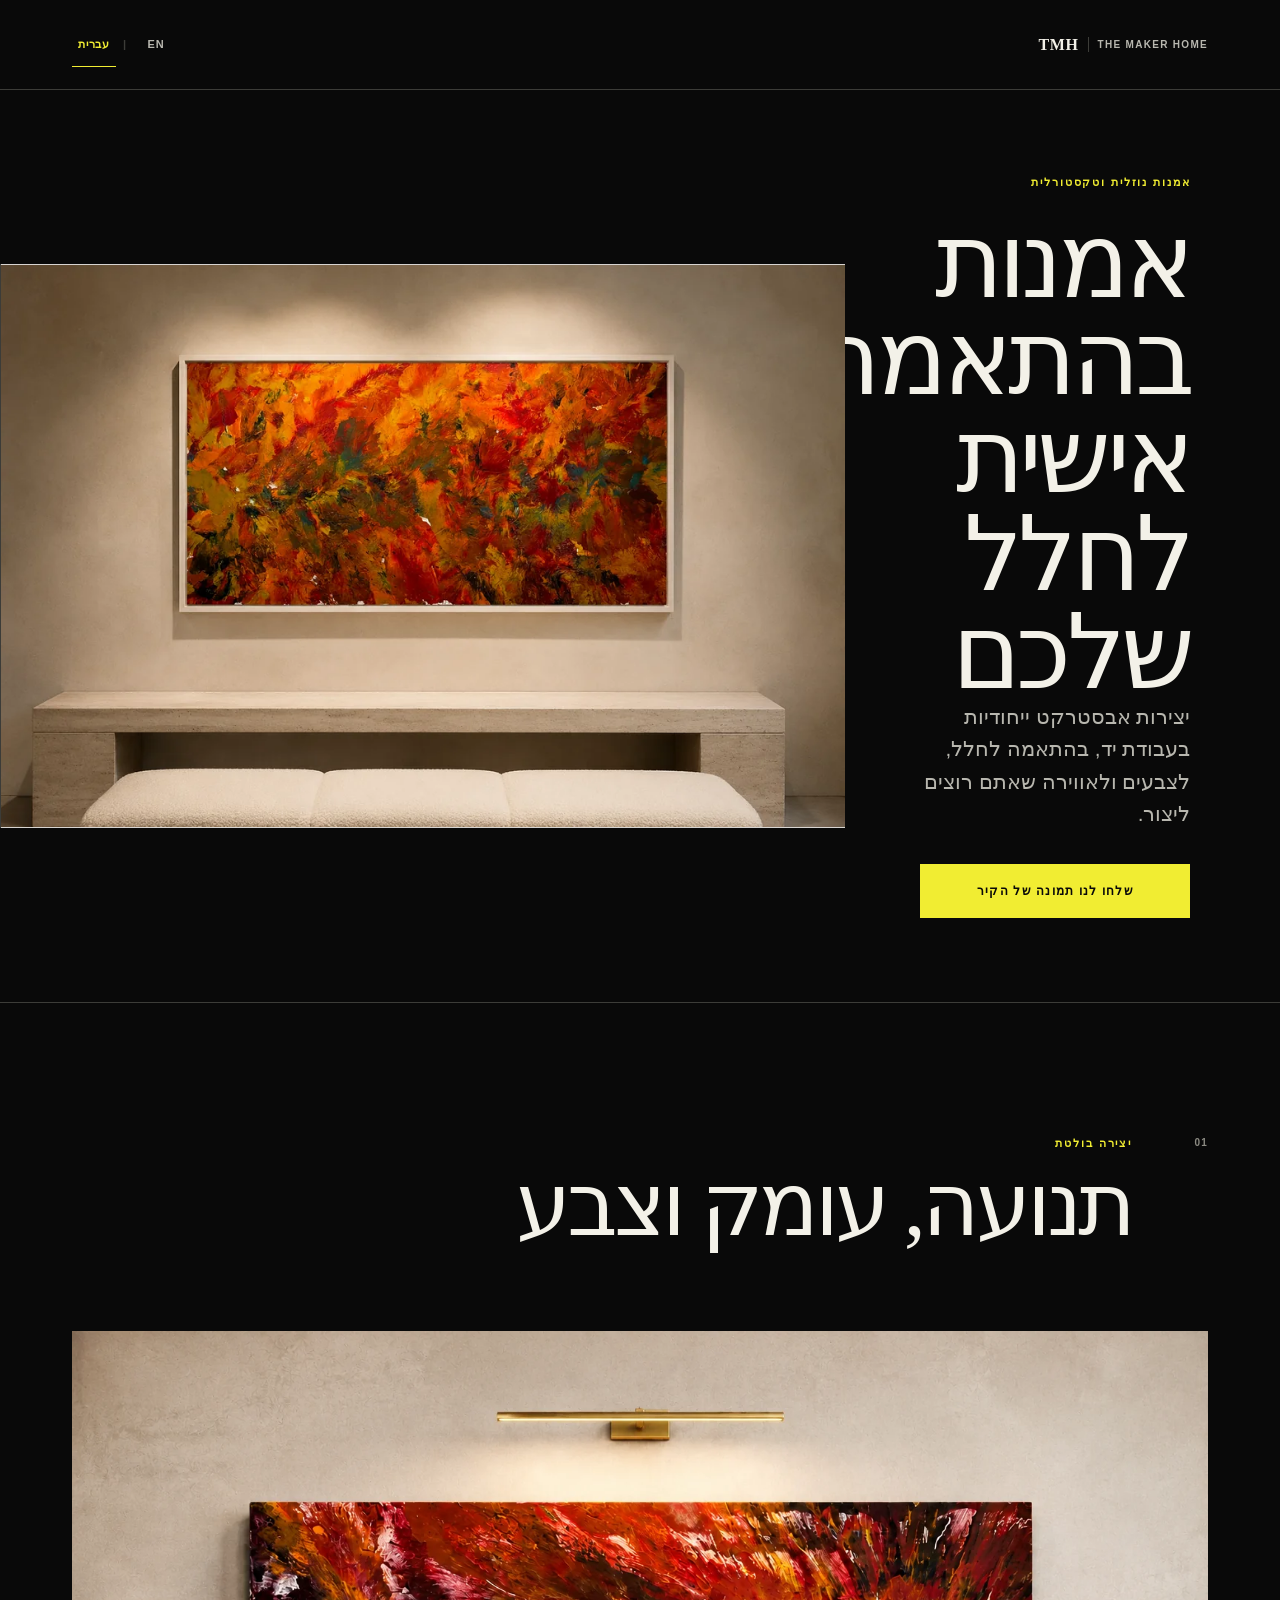
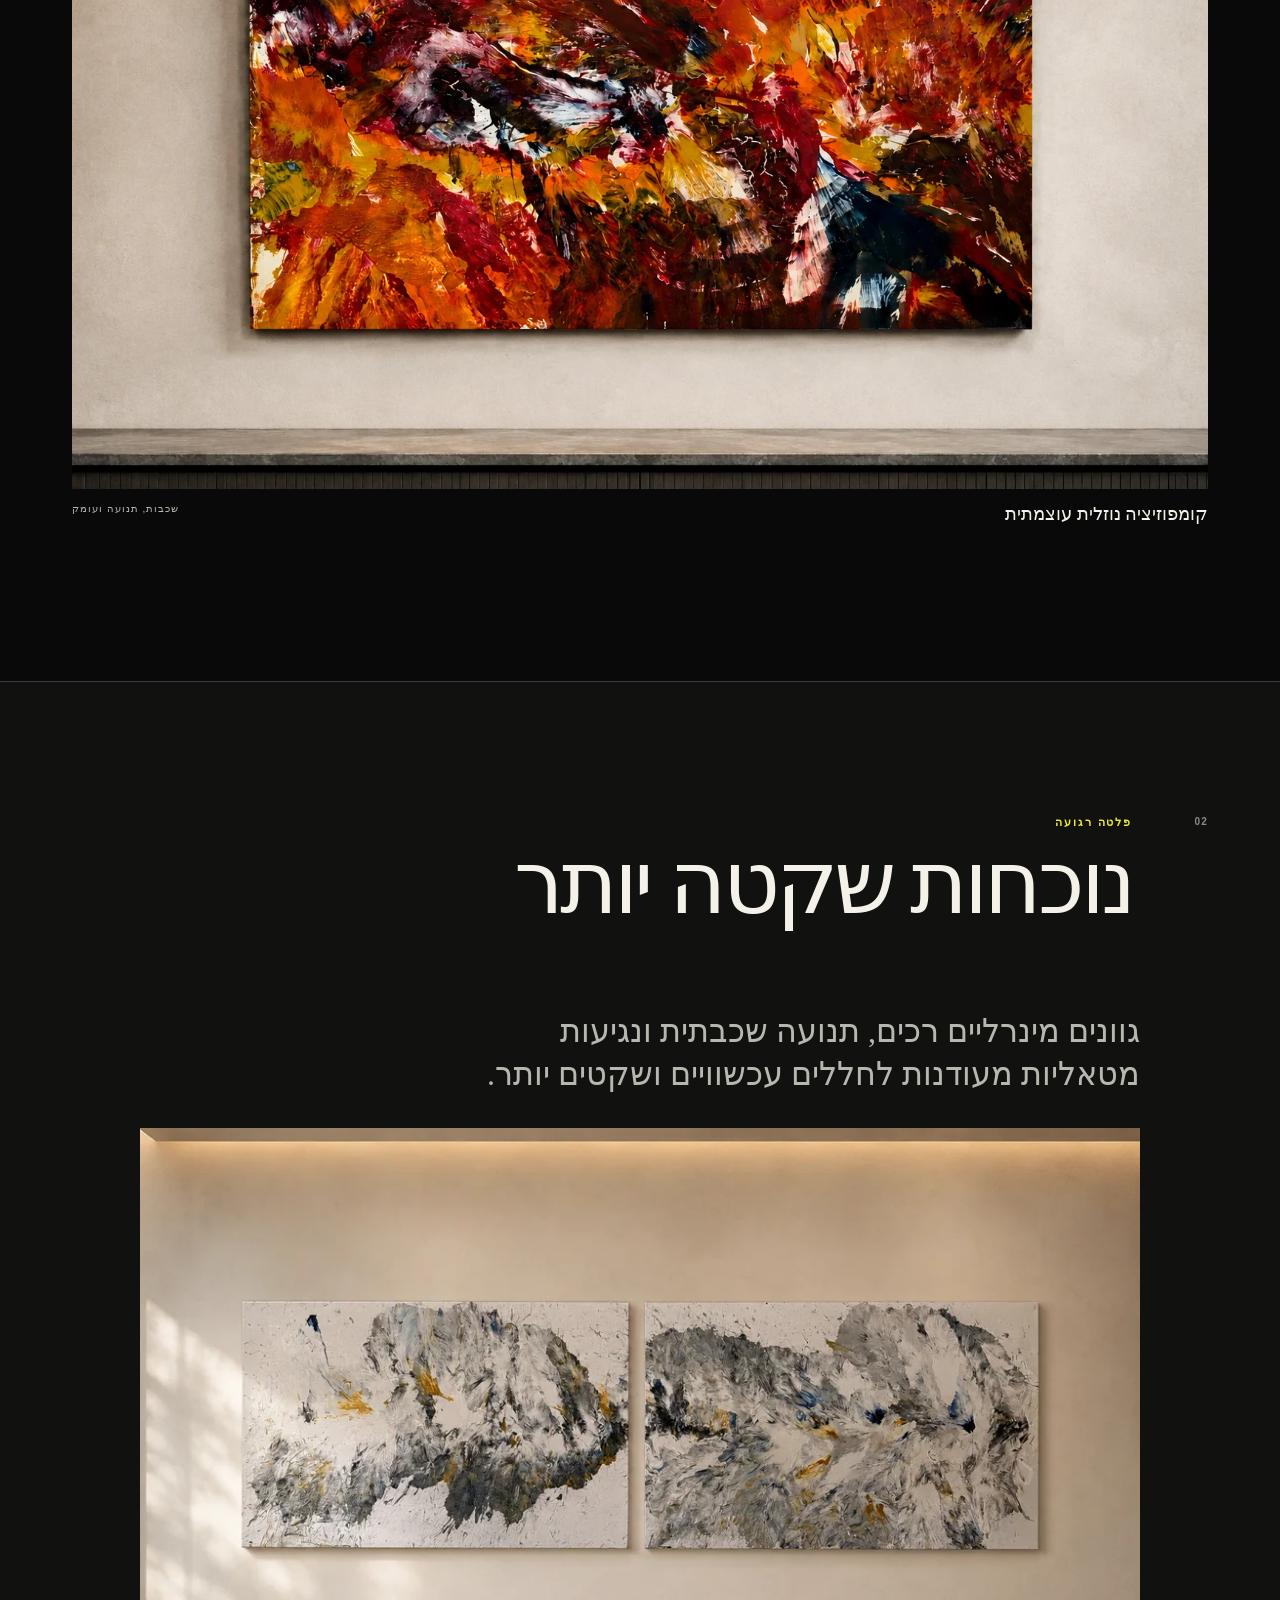
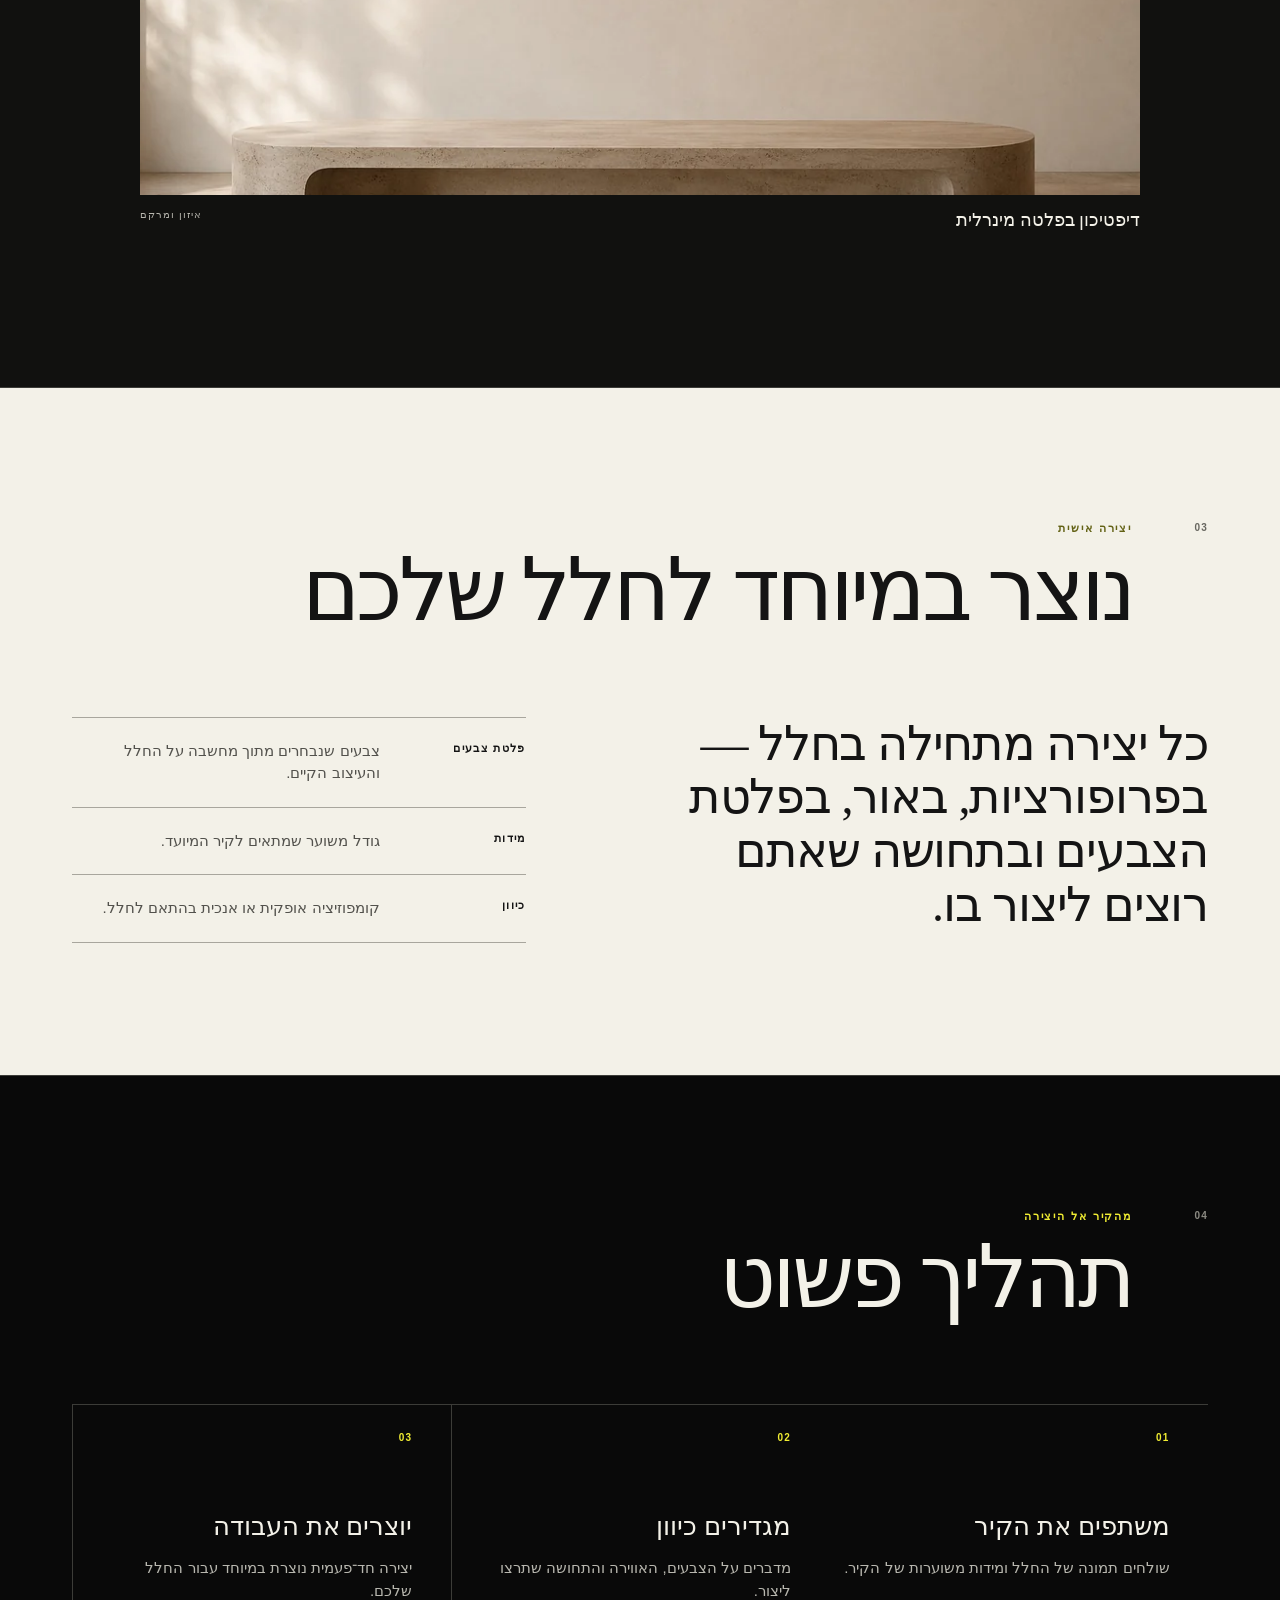
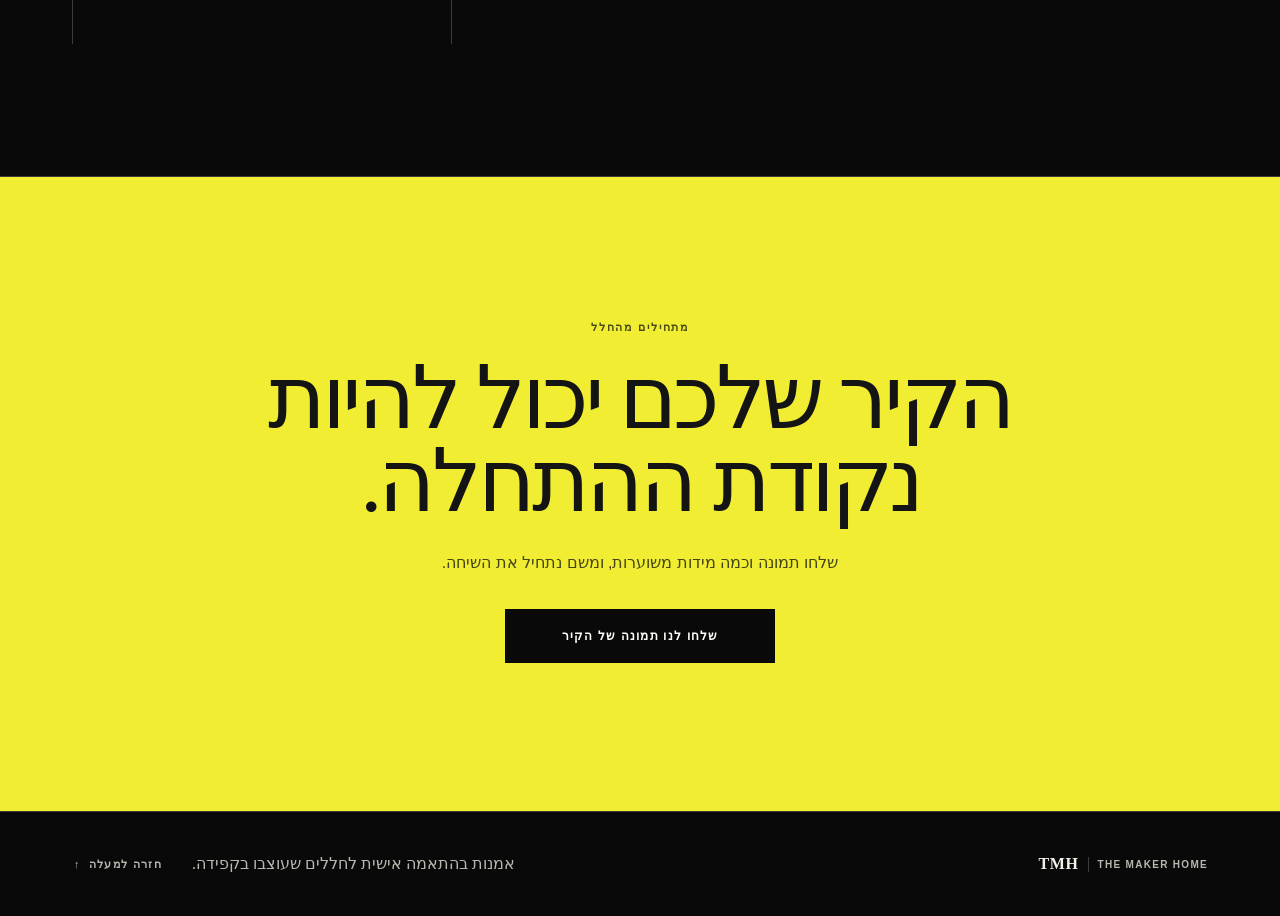
<file: index.html>
<!DOCTYPE html>
<html lang="he" dir="rtl">
<head>
  <meta charset="utf-8">
  <meta name="viewport" content="width=device-width, initial-scale=1">

  <title>אמנות בהתאמה אישית לחלל שלכם | The Maker Home</title>
  <meta name="description" content="יצירות אבסטרקט ייחודיות בעבודת יד, בהתאמה לחלל, לצבעים ולאווירה שאתם רוצים ליצור.">
  <meta property="og:type" content="website">
  <meta property="og:locale" content="he_IL">
  <meta property="og:locale:alternate" content="en_US">
  <meta property="og:title" content="אמנות בהתאמה אישית לחלל שלכם">
  <meta property="og:description" content="יצירות אבסטרקט ייחודיות בעבודת יד, בהתאמה לחלל, לצבעים ולאווירה שאתם רוצים ליצור.">
  <meta property="og:site_name" content="The Maker Home">
  <meta property="og:url" content="https://themakerhome.com/">
  <meta property="og:image" content="https://themakerhome.com/assets/framed-orange-1536.jpg">
  <meta property="og:image:width" content="1536">
  <meta property="og:image:height" content="1024">
  <meta property="og:image:alt" content="יצירה אבסטרקטית ממוסגרת בגווני כתום, אדום וצהוב">
  <meta name="twitter:card" content="summary_large_image">
  <meta name="twitter:title" content="אמנות בהתאמה אישית לחלל שלכם">
  <meta name="twitter:description" content="יצירות אבסטרקט ייחודיות בעבודת יד, בהתאמה לחלל, לצבעים ולאווירה שאתם רוצים ליצור.">
  <meta name="twitter:image" content="https://themakerhome.com/assets/framed-orange-1536.jpg">
  <meta name="twitter:image:alt" content="יצירה אבסטרקטית ממוסגרת בגווני כתום, אדום וצהוב">

  <link rel="canonical" href="https://themakerhome.com/">
  <link rel="alternate" hreflang="he" href="https://themakerhome.com/">
  <link rel="alternate" hreflang="en" href="https://themakerhome.com/en/">
  <link rel="alternate" hreflang="x-default" href="https://themakerhome.com/">
  <link rel="icon" type="image/svg+xml" href="assets/favicon.svg">
  <link rel="stylesheet" href="css/site.css">
</head>
<body class="custom-art">
  <a class="custom-art__skip-link" href="#main-content">דילוג לתוכן</a>

  <header class="custom-art__header">
    <a class="custom-art__brand" href="./">
      <span class="custom-art__brand-mark" aria-hidden="true">TMH</span>
      <span class="custom-art__brand-name">The Maker Home</span>
    </a>
    <div class="custom-art__header-tools">
      <nav class="custom-art__language-switcher" aria-label="בחירת שפה">
        <span class="custom-art__language-option is-active" aria-current="page">עברית</span>
        <span class="custom-art__language-separator" aria-hidden="true">|</span>
        <a class="custom-art__language-option" href="en/" hreflang="en" lang="en">EN</a>
      </nav>
    </div>
  </header>

  <main id="main-content">
    <section class="custom-art__hero" aria-labelledby="custom-art-title">
      <div class="custom-art__hero-copy">
        <p class="custom-art__eyebrow">אמנות נוזלית וטקסטורלית</p>
        <h1 id="custom-art-title">אמנות בהתאמה אישית לחלל שלכם</h1>
        <p class="custom-art__intro">יצירות אבסטרקט ייחודיות בעבודת יד, בהתאמה לחלל, לצבעים ולאווירה שאתם רוצים ליצור.</p>
        <div class="custom-art__cta-group" data-contact-cta hidden>
          <a class="custom-art__cta" data-contact-link>שלחו לנו תמונה של הקיר</a>
        </div>
      </div>

      <picture class="custom-art__hero-media custom-art__artwork">
        <source
          type="image/webp"
          srcset="assets/framed-orange-640.webp 640w, assets/framed-orange-1024.webp 1024w, assets/framed-orange-1536.webp 1536w"
          sizes="(min-width: 900px) 61vw, 100vw">
        <img
          src="assets/framed-orange-1536.jpg"
          width="1536"
          height="1024"
          alt="יצירה אבסטרקטית ממוסגרת בגווני כתום, אדום וצהוב"
          loading="eager"
          fetchpriority="high"
          decoding="async">
      </picture>
    </section>

    <section class="custom-art__section custom-art__feature custom-art__feature--major" aria-labelledby="selected-work-title">
      <div class="custom-art__section-heading">
        <p class="custom-art__index" aria-hidden="true">01</p>
        <div>
          <p class="custom-art__eyebrow">יצירה בולטת</p>
          <h2 id="selected-work-title">תנועה, עומק וצבע</h2>
        </div>
      </div>

      <div class="custom-art__feature-body">
        <figure class="custom-art__feature-artwork">
          <picture class="custom-art__artwork">
            <source
              type="image/webp"
              srcset="assets/burgundy-fluid-art-640.webp 640w, assets/burgundy-fluid-art-1024.webp 1024w, assets/burgundy-fluid-art-1536.webp 1536w"
              sizes="(min-width: 1280px) 1296px, (min-width: 600px) 90vw, calc(100vw - 40px)">
            <img
              src="assets/burgundy-fluid-art-1536.jpg"
              width="1536"
              height="1024"
              alt="יצירה אבסטרקטית על דיקט בגווני אדום, כתום וכחול כהה"
              loading="lazy"
              decoding="async">
          </picture>
          <figcaption>קומפוזיציה נוזלית עוצמתית <span>שכבות, תנועה ועומק</span></figcaption>
        </figure>
      </div>
    </section>

    <section class="custom-art__section custom-art__feature custom-art__feature--quiet" aria-labelledby="quiet-work-title">
      <div class="custom-art__section-heading">
        <p class="custom-art__index" aria-hidden="true">02</p>
        <div>
          <p class="custom-art__eyebrow">פלטה רגועה</p>
          <h2 id="quiet-work-title">נוכחות שקטה יותר</h2>
        </div>
      </div>

      <div class="custom-art__feature-body">
        <p class="custom-art__feature-summary">גוונים מינרליים רכים, תנועה שכבתית ונגיעות מטאליות מעודנות לחללים עכשוויים ושקטים יותר.</p>
        <figure class="custom-art__feature-artwork">
          <picture class="custom-art__artwork">
            <source
              type="image/webp"
              srcset="assets/gray-diptych-640.webp 640w, assets/gray-diptych-1024.webp 1024w, assets/gray-diptych-1536.webp 1536w"
              sizes="(min-width: 1280px) 1000px, (min-width: 600px) 76vw, calc(100vw - 40px)">
            <img
              src="assets/gray-diptych-1536.jpg"
              width="1536"
              height="1024"
              alt="יצירת דיפטיכון אבסטרקטית בגווני לבן, כחול, אפור וזהב"
              loading="lazy"
              decoding="async">
          </picture>
          <figcaption>דיפטיכון בפלטה מינרלית <span>איזון ומרקם</span></figcaption>
        </figure>
      </div>
    </section>

    <section class="custom-art__section custom-art__tailored" id="made-for-your-space" aria-labelledby="tailored-title">
      <div class="custom-art__section-heading">
        <p class="custom-art__index" aria-hidden="true">03</p>
        <div>
          <p class="custom-art__eyebrow">יצירה אישית</p>
          <h2 id="tailored-title">נוצר במיוחד לחלל שלכם</h2>
        </div>
      </div>

      <div class="custom-art__tailored-layout">
        <p class="custom-art__statement">כל יצירה מתחילה בחלל — בפרופורציות, באור, בפלטת הצבעים ובתחושה שאתם רוצים ליצור בו.</p>
        <dl class="custom-art__options">
          <div>
            <dt>פלטת צבעים</dt>
            <dd>צבעים שנבחרים מתוך מחשבה על החלל והעיצוב הקיים.</dd>
          </div>
          <div>
            <dt>מידות</dt>
            <dd>גודל משוער שמתאים לקיר המיועד.</dd>
          </div>
          <div>
            <dt>כיוון</dt>
            <dd>קומפוזיציה אופקית או אנכית בהתאם לחלל.</dd>
          </div>
        </dl>
      </div>
    </section>

    <section class="custom-art__section custom-art__process" aria-labelledby="process-title">
      <div class="custom-art__section-heading">
        <p class="custom-art__index" aria-hidden="true">04</p>
        <div>
          <p class="custom-art__eyebrow">מהקיר אל היצירה</p>
          <h2 id="process-title">תהליך פשוט</h2>
        </div>
      </div>

      <ol class="custom-art__steps">
        <li>
          <span class="custom-art__step-number">01</span>
          <h3>משתפים את הקיר</h3>
          <p>שולחים תמונה של החלל ומידות משוערות של הקיר.</p>
        </li>
        <li>
          <span class="custom-art__step-number">02</span>
          <h3>מגדירים כיוון</h3>
          <p>מדברים על הצבעים, האווירה והתחושה שתרצו ליצור.</p>
        </li>
        <li>
          <span class="custom-art__step-number">03</span>
          <h3>יוצרים את העבודה</h3>
          <p>יצירה חד־פעמית נוצרת במיוחד עבור החלל שלכם.</p>
        </li>
      </ol>
    </section>

    <section class="custom-art__final" aria-labelledby="final-title">
      <p class="custom-art__eyebrow">מתחילים מהחלל</p>
      <h2 id="final-title">הקיר שלכם יכול להיות<br>נקודת ההתחלה.</h2>
      <p>שלחו תמונה וכמה מידות משוערות, ומשם נתחיל את השיחה.</p>
      <div class="custom-art__cta-group" data-contact-cta hidden>
        <a class="custom-art__cta custom-art__cta--light" data-contact-link>שלחו לנו תמונה של הקיר</a>
      </div>
    </section>
  </main>

  <footer class="custom-art__footer">
    <a class="custom-art__brand" href="./">
      <span class="custom-art__brand-mark" aria-hidden="true">TMH</span>
      <span class="custom-art__brand-name">The Maker Home</span>
    </a>
    <p>אמנות בהתאמה אישית לחללים שעוצבו בקפידה.</p>
    <a class="custom-art__back-link" href="#main-content">חזרה למעלה <span aria-hidden="true">&#8593;</span></a>
  </footer>
  <script src="js/site.js"></script>
</body>
</html>
</file>
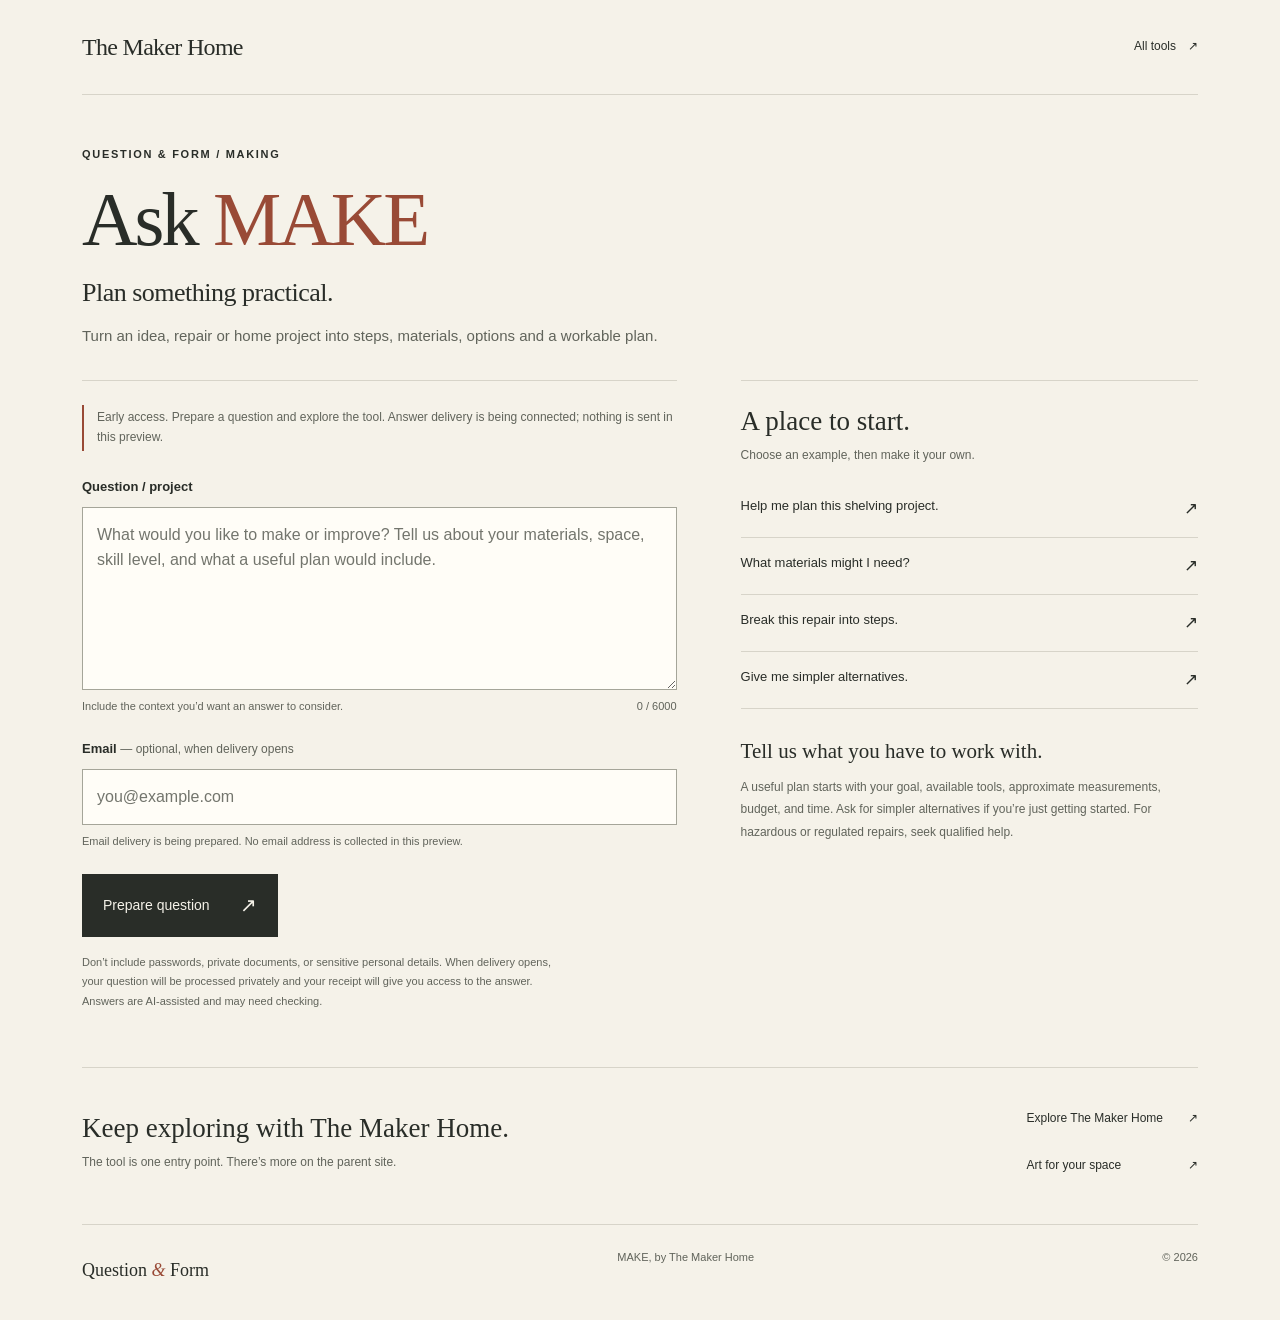
<file: ask/index.html>
<!doctype html>
<html lang="en">
<head>
<meta charset="utf-8"><meta name="viewport" content="width=device-width, initial-scale=1">
<title>Ask MAKE — Plan something practical. | The Maker Home</title>
<meta name="description" content="Turn an idea, repair or home project into steps, materials, options and a workable plan. Explore example questions and prepare yours with MAKE, by The Maker Home.">
<meta name="theme-color" content="#f5f2e9"><meta name="referrer" content="strict-origin-when-cross-origin">
<link rel="canonical" href="https://themakerhome.com/ask/">
<meta property="og:type" content="website"><meta property="og:title" content="Ask MAKE — The Maker Home"><meta property="og:description" content="Turn an idea, repair or home project into steps, materials, options and a workable plan."><meta property="og:url" content="https://themakerhome.com/ask/">
<link rel="icon" href="/assets/favicon.svg">
<link rel="stylesheet" href="./ask.css"><script src="./config.js" defer></script><script src="/community/features.js" defer></script><script src="./ask.js" defer></script>
</head>
<body>
<a class="skip-link" href="#main">Skip to question form</a>
<div class="wrap">
<header class="header"><a class="brand" href="/">The Maker Home</a><a class="header-back" href="https://questionandform.github.io/#agents">All tools <span aria-hidden="true">↗</span></a></header>
<main id="main">
<section class="intro" aria-labelledby="ask-title"><p class="eyebrow">Question &amp; Form / Making</p><h1 id="ask-title">Ask <em>MAKE</em></h1><p class="subtitle">Plan something practical.</p><p class="intro-description">Turn an idea, repair or home project into steps, materials, options and a workable plan.</p></section>
<div class="ask-layout">
<div class="question-panel">
<p class="delivery-note" id="delivery-note">Early access. Prepare a question and explore the tool. Answer delivery is being connected; nothing is sent in this preview.</p>
<form id="question-form" data-agent="MAKE" data-source-site="themakerhome.com">
<div class="field"><label for="question">Question / project</label><textarea id="question" name="question" rows="6" minlength="10" maxlength="6000" required aria-describedby="question-help question-count" placeholder="What would you like to make or improve? Tell us about your materials, space, skill level, and what a useful plan would include."></textarea><div class="field-meta"><p class="field-help" id="question-help">Include the context you’d want an answer to consider.</p><p class="field-help counter" id="question-count">0 / 6000</p></div></div>

<template data-qf-mount id="optional-features"><fieldset class="next-choices" data-qf-any="communityUiEnabled humanHelpUiEnabled"><legend>Your choice, separately.</legend><div data-qf-feature="communityUiEnabled">
<label class="choice" for="community-consent"><input id="community-consent" name="community_consent" type="checkbox"><span><strong>Share my question and answer anonymously with the Question &amp; Form community</strong><small>Optional. It stays private until answered, anonymized, moderated, and explicitly approved. Email is never public. You can withdraw permission before publication. No automatic publishing.</small></span></label>
</div><div data-qf-feature="humanHelpUiEnabled"><label class="choice" for="human-help-consent"><input id="human-help-consent" name="human_help_consent" type="checkbox"><span><strong>I may be interested in help from a person</strong><small>Independent of community sharing. This is interest in a conversation, not a booking or a promise of availability. Any routing needs manual review.</small></span></label>
</div><p class="choice-note">Review preview: these choices stay in this tab. No question, contact information, publication permission, or lead is submitted.</p>
</fieldset>
<fieldset data-qf-feature="humanHelpUiEnabled" id="human-help-fields" class="human-help-panel" hidden disabled><legend>A little context for human help.</legend>
<p class="panel-intro">Optional details for a future, privately reviewed request. No provider is assigned and nobody is contacted in this preview.</p>
<div class="field-row"><div class="field"><label for="project-type">Project / repair type</label><select id="project-type" name="project_type"><option value="home_project">Home / maker project</option><option value="repair">Repair</option><option value="decorative_art">Decorative art</option><option value="other">Other</option></select></div><div class="field"><label for="project-size">Project size</label><select id="project-size" name="project_size"><option value="not_sure">Not sure</option><option value="very_small">Very small</option><option value="small">Small</option><option value="medium">Medium</option><option value="large">Large</option></select></div></div>
<div class="field-row"><div class="field"><label for="one-day">Project preference</label><select id="one-day" name="one_day"><option value="flexible">Flexible</option><option value="one_time">One-time project</option><option value="one_day">One-day project</option></select></div><div class="field"><label for="wanted-help">What would be useful?</label><select id="wanted-help" name="wanted_help"><option value="plan">Plan only</option><option value="materials_list">Materials list</option><option value="guidance">Guidance</option><option value="professional_help">Professional help</option></select></div></div><div class="field"><label for="materials">Materials already available <span>— optional</span></label><textarea id="materials" name="materials" rows="2" maxlength="300" placeholder="A short materials list; no personal details."></textarea></div><div class="field"><label for="broad-location">City / broad region <span>— no address or postcode</span></label><input id="broad-location" name="broad_location" maxlength="80" autocomplete="off" placeholder="City or broad region only"></div>
<div class="field-row"><div class="field"><label for="contact-language">Preferred contact language</label><select id="contact-language" name="contact_language"><option value="not_sure">Not sure yet</option><option value="en">English</option><option value="he">Hebrew</option><option value="ar">Arabic</option><option value="ru">Russian</option><option value="other">Other</option></select></div><div class="field"><label for="help-timeline">Approximate timeline</label><select id="help-timeline" name="help_timeline"><option value="not_sure">Not sure yet</option><option value="exploring">Exploring ideas</option><option value="within_week">Within a week</option><option value="within_month">Within a month</option><option value="later">Later</option></select></div></div>
<div class="field"><label id="contact-email-label" for="contact-email">Contact email <span>— required before contact can begin</span></label><input id="contact-email" name="contact_email" type="email" inputmode="email" autocomplete="email" maxlength="254" disabled placeholder="Not collected in this preview"><p class="field-help">Contact email collection is disabled pending approved privacy text and backend. No phone or WhatsApp number is requested.</p></div>
<label class="choice contact-choice" for="contact-consent"><input id="contact-consent" name="contact_consent" type="checkbox"><span><strong>I consent to be contacted about this request when submission becomes available.</strong><small>Only for this request. Not marketing, not public sharing, and not automatic provider assignment. No contact takes place in this preview.</small></span></label>
</fieldset>
</template>

<div class="field"><label for="email">Email <span>— optional, when delivery opens</span></label><input id="email" name="email" type="email" autocomplete="email" inputmode="email" maxlength="254" placeholder="you@example.com" disabled aria-describedby="email-help"><p class="field-help" id="email-help">Email delivery is being prepared. No email address is collected in this preview.</p></div>
<div class="honeypot" aria-hidden="true"><label for="website">Leave this empty</label><input id="website" name="website" tabindex="-1" autocomplete="off"></div>
<p class="error" id="form-error" role="alert" hidden></p>
<button class="action" id="submit-question" type="submit">Prepare question <span aria-hidden="true">↗</span></button>
<p class="privacy-note">Don’t include passwords, private documents, or sensitive personal details. When delivery opens, your question will be processed privately and your receipt will give you access to the answer. Answers are AI-assisted and may need checking.</p>
<noscript><p class="delivery-note">JavaScript is needed to prepare or submit your question. You can still explore the examples and the parent site.</p></noscript>
</form>
<section class="receipt" id="receipt" aria-labelledby="receipt-title" aria-live="polite" hidden><span class="receipt-status" id="receipt-status"></span><h2 id="receipt-title">Your question</h2><p id="receipt-note"></p><dl><dt>Request ID</dt><dd id="request-id"></dd></dl><p class="answer" id="answer" hidden></p><div class="receipt-actions"><button id="check-answer" class="action action-secondary" type="button" hidden>Check for an answer</button><button id="copy-receipt" class="action action-secondary" type="button" hidden>Copy question / receipt</button><button id="forget-receipt" class="action action-secondary" type="button" hidden>Forget this receipt</button></div><template data-qf-mount><p data-qf-any="communityUiEnabled humanHelpUiEnabled" class="consent-summary" id="consent-summary"></p><div data-qf-feature="communitySubmissionEnabled" class="withdraw-actions"><button id="withdraw-community" class="action action-secondary" type="button" hidden>Withdraw community permission</button><button id="withdraw-human_help" class="action action-secondary" type="button" hidden>Withdraw human-help / contact permission</button></div></template></section>
</div>
<aside class="examples" aria-labelledby="examples-title"><h2 id="examples-title">A place to start.</h2><p>Choose an example, then make it your own.</p>
<button class="prompt" type="button" data-prompt="Help me plan this shelving project.">Help me plan this shelving project. <span aria-hidden="true">↗</span></button>
<button class="prompt" type="button" data-prompt="What materials might I need?">What materials might I need? <span aria-hidden="true">↗</span></button>
<button class="prompt" type="button" data-prompt="Break this repair into steps.">Break this repair into steps. <span aria-hidden="true">↗</span></button>
<button class="prompt" type="button" data-prompt="Give me simpler alternatives.">Give me simpler alternatives. <span aria-hidden="true">↗</span></button>
<div class="context"><h3>Tell us what you have to work with.</h3><p>A useful plan starts with your goal, available tools, approximate measurements, budget, and time. Ask for simpler alternatives if you’re just getting started. For hazardous or regulated repairs, seek qualified help.</p></div>
</aside>
</div>
<section class="parent-content" aria-labelledby="parent-title"><div><h2 id="parent-title">Keep exploring with The Maker Home.</h2><p>The tool is one entry point. There’s more on the parent site.</p></div><div class="parent-links"><a href="/en/">Explore The Maker Home <span aria-hidden="true">↗</span></a><a href="/">Art for your space <span aria-hidden="true">↗</span></a></div></section>
</main>
<footer class="footer"><a href="https://questionandform.github.io/">Question <span>&amp;</span> Form</a><span>MAKE, by The Maker Home</span><span>© 2026</span></footer>
</div>
</body>
</html>
</file>
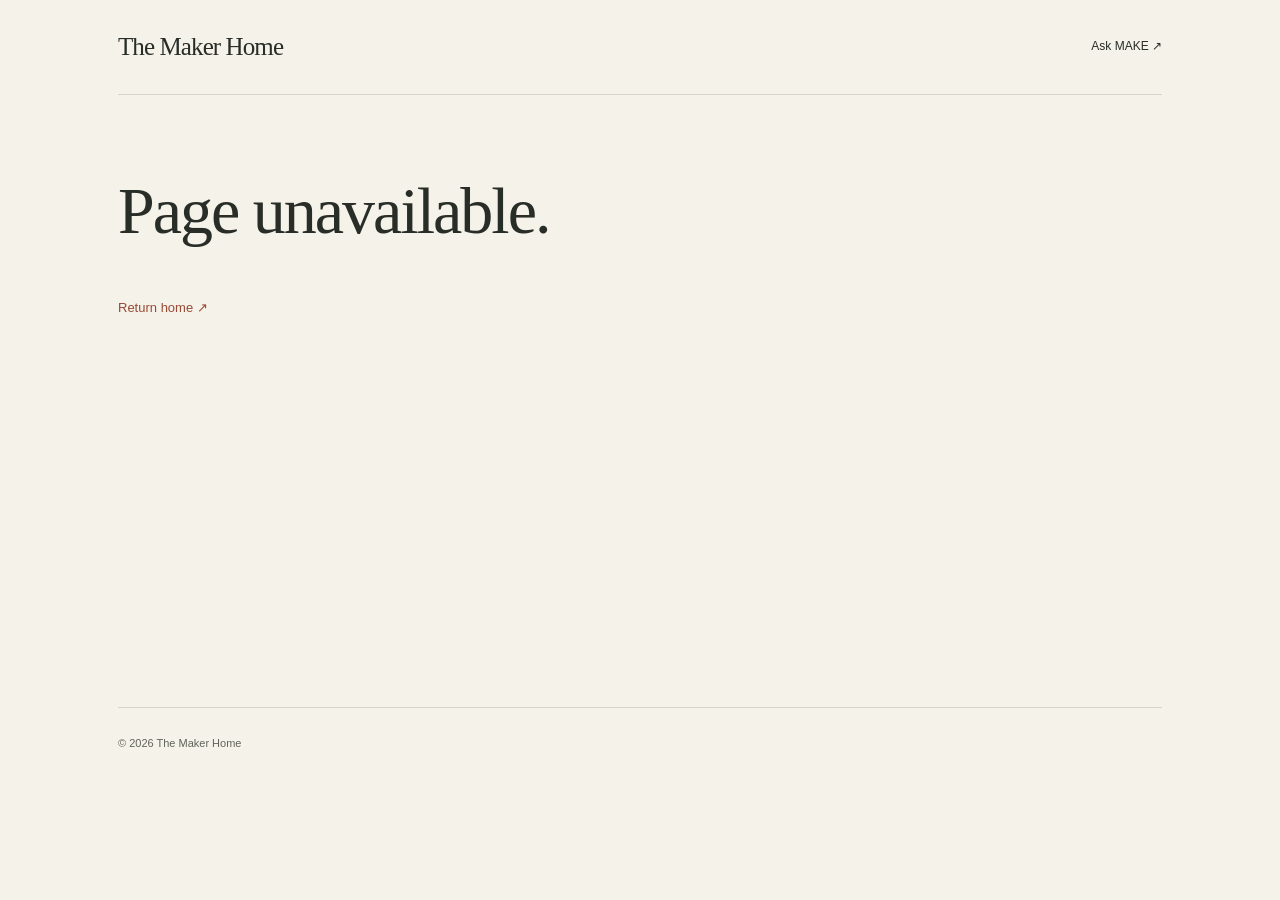
<file: community/index.html>
<!doctype html><html lang="en"><head><meta charset="utf-8"><meta name="viewport" content="width=device-width,initial-scale=1"><link rel="canonical" href="https://themakerhome.com/community/"><meta name="robots" content="noindex,nofollow"><title>Community — The Maker Home</title><meta property="og:title" content="Community — The Maker Home"><meta property="og:description" content="Thoughtful questions and useful perspectives."><meta property="og:image" content="https://questionandform.github.io/assets/question-form-hero.png"><link rel="stylesheet" href="/community/base.css"><link rel="stylesheet" href="/community/community.css"><script src="/community/config.js" defer></script><script src="/community/features.js" defer></script><script src="/community/social.js" defer></script><script type="module" src="/community/community.mjs"></script></head><body><div class="community-page"><header class="community-header"><a class="wordmark" href="/">The Maker Home</a><nav><a href="/ask/">Ask MAKE ↗</a></nav></header><main class="community-main" data-community data-agent="MAKE"><h1>Page unavailable.</h1><a class="community-link" href="/">Return home ↗</a></main><template id="community-empty-template"><p class="eyebrow">The Maker Home / Community</p><h1>Questions worth working through.</h1><p class="intro-text">A place for thoughtful questions, agent answers, community perspectives and professional contributions.</p><p class="small-note">DIY · repairs · practical projects · materials · making</p><div id="community-cards" class="community-grid"></div><section id="community-empty" class="community-empty"><h2>No public discussions yet.</h2><p>Only real, consented, answered, anonymized and explicitly approved content can be published. There is no automatic publication or open comment submission.</p></section></template><footer class="community-footer"><span>© 2026 The Maker Home</span><nav id="social-links" hidden aria-label="Social links"></nav></footer></div></body></html>
</file>
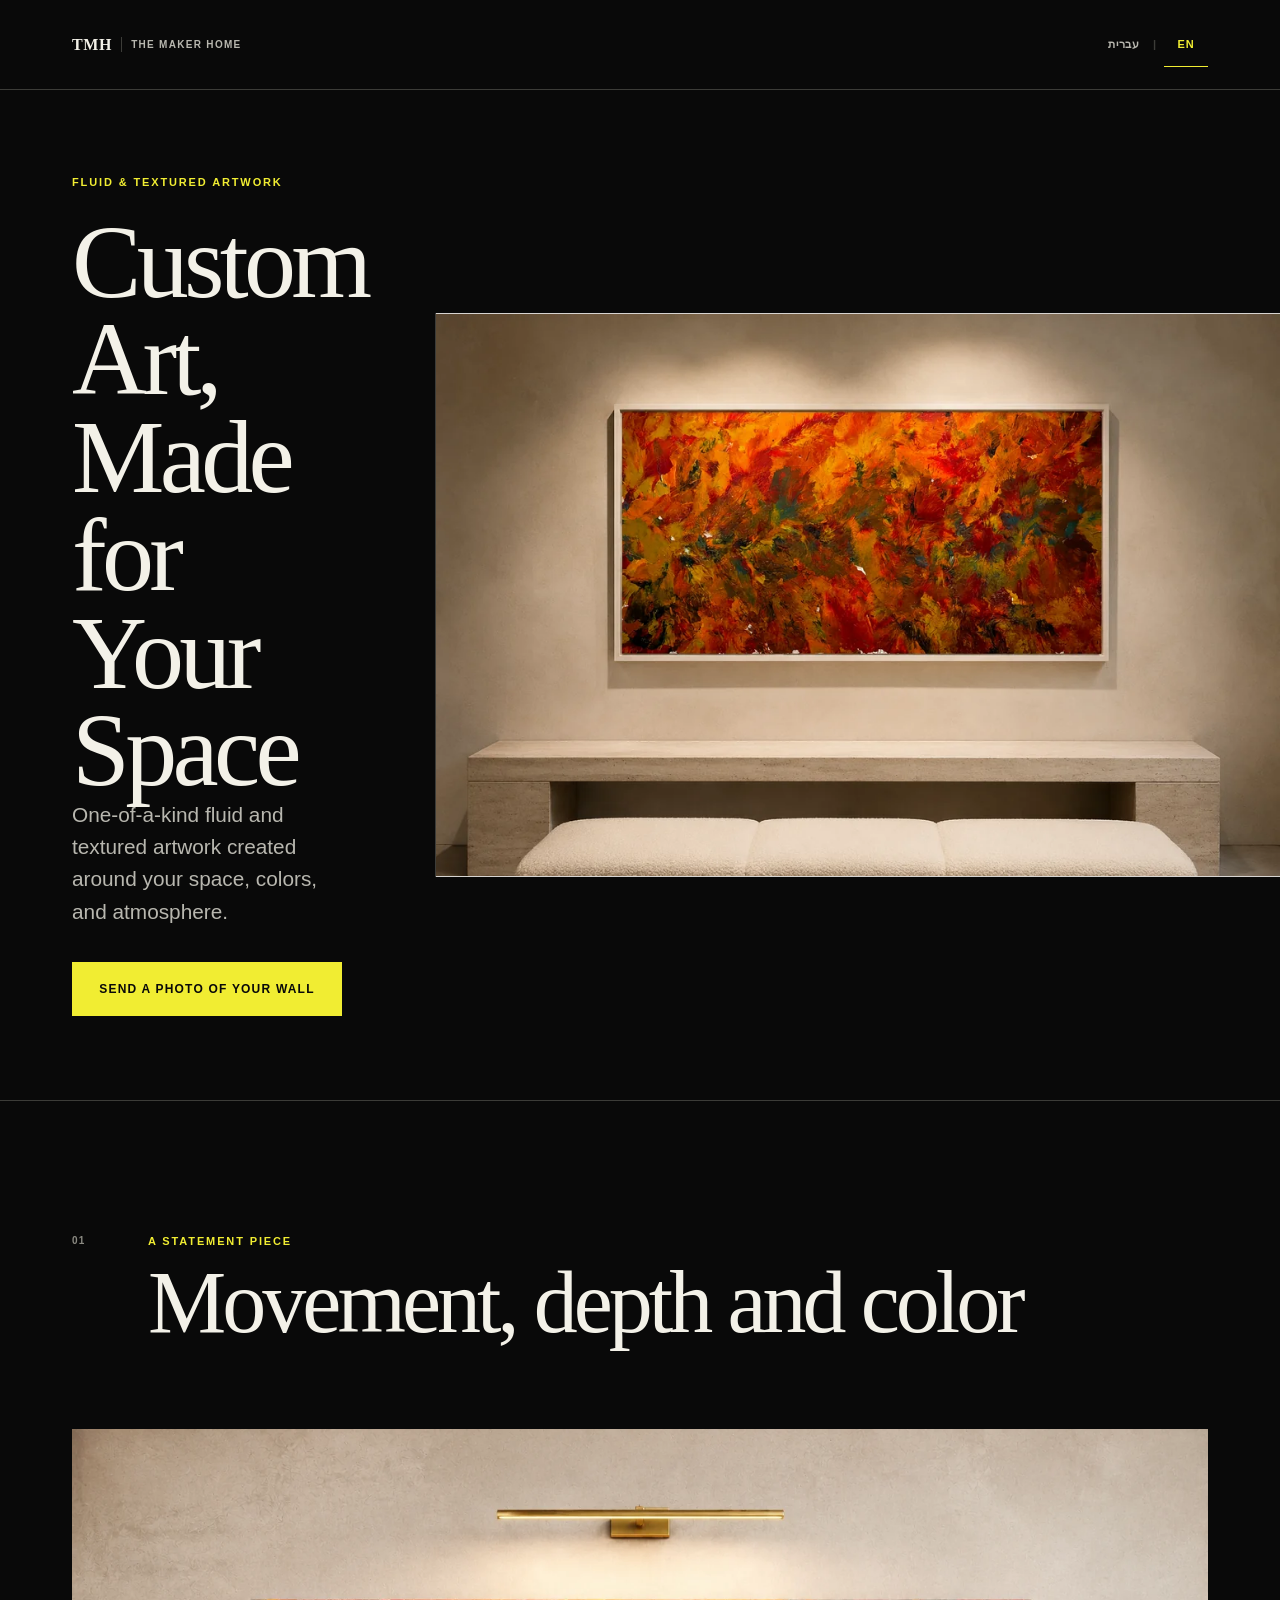
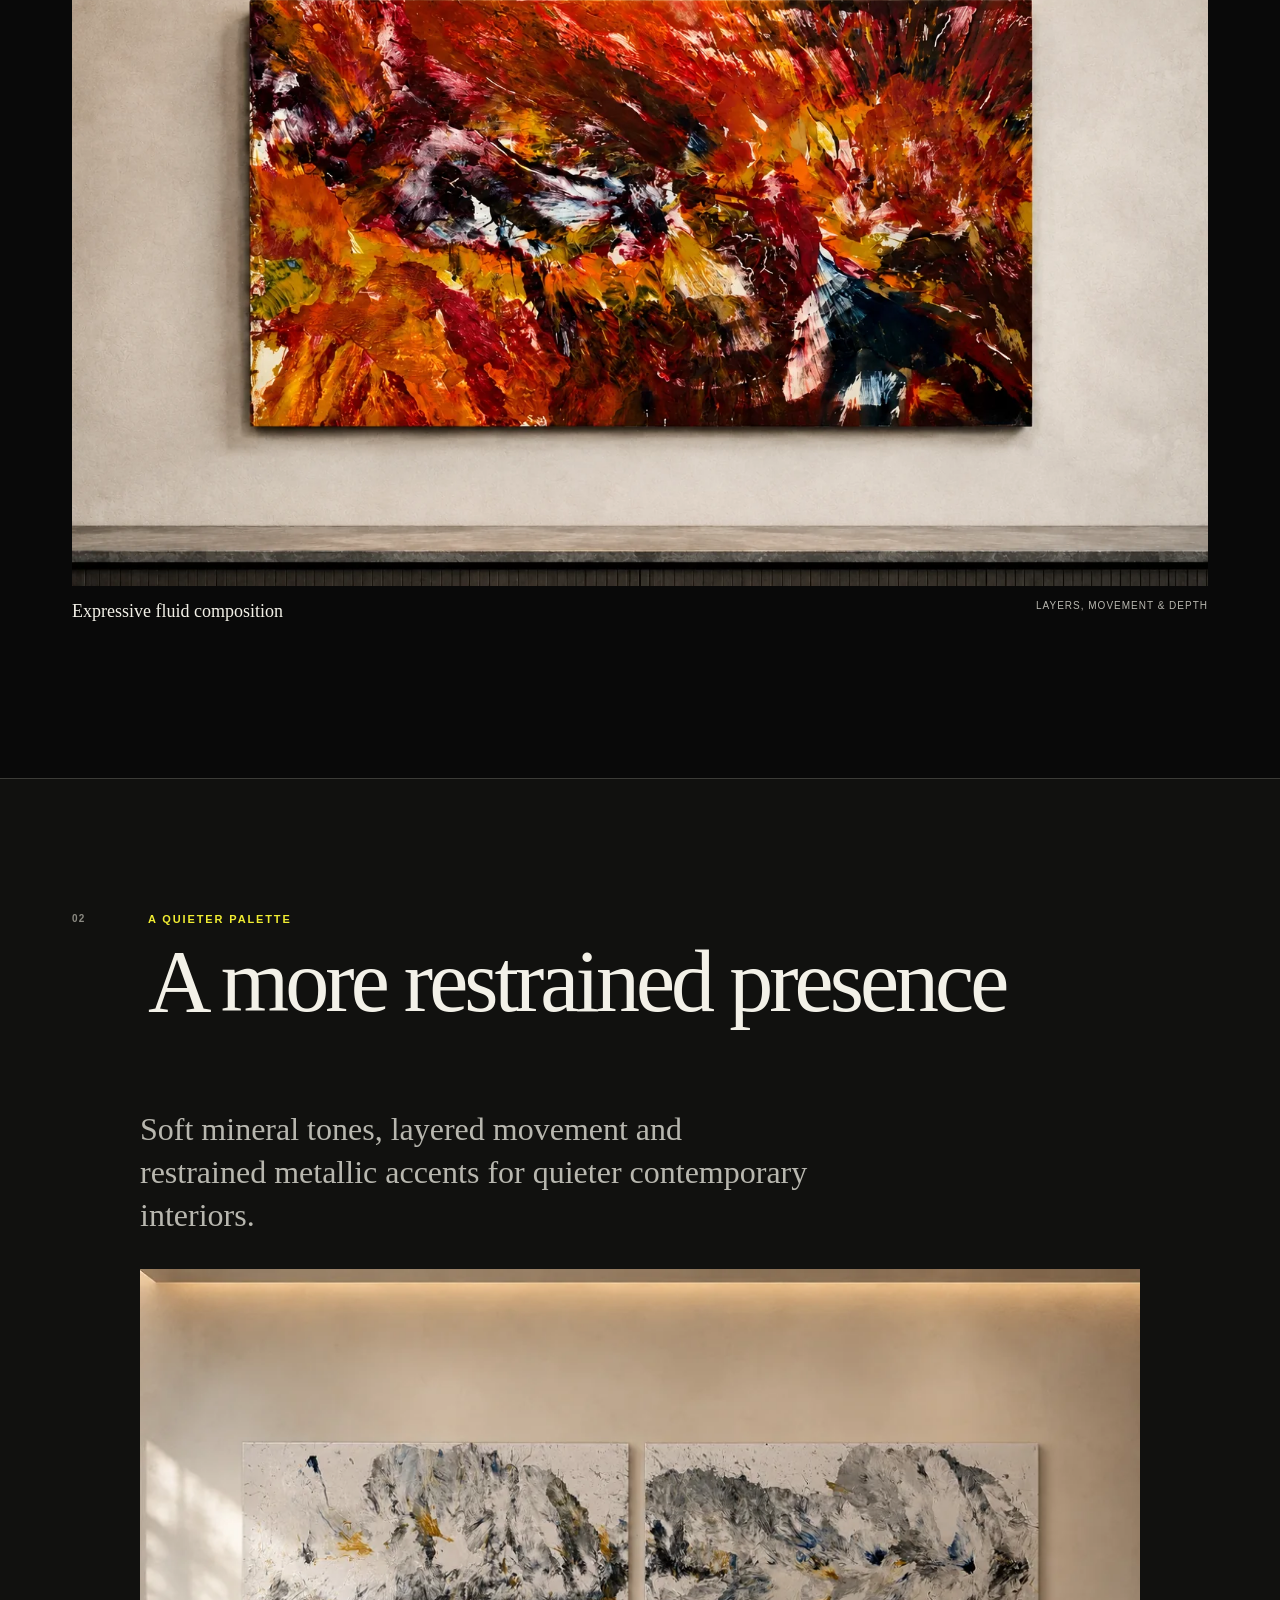
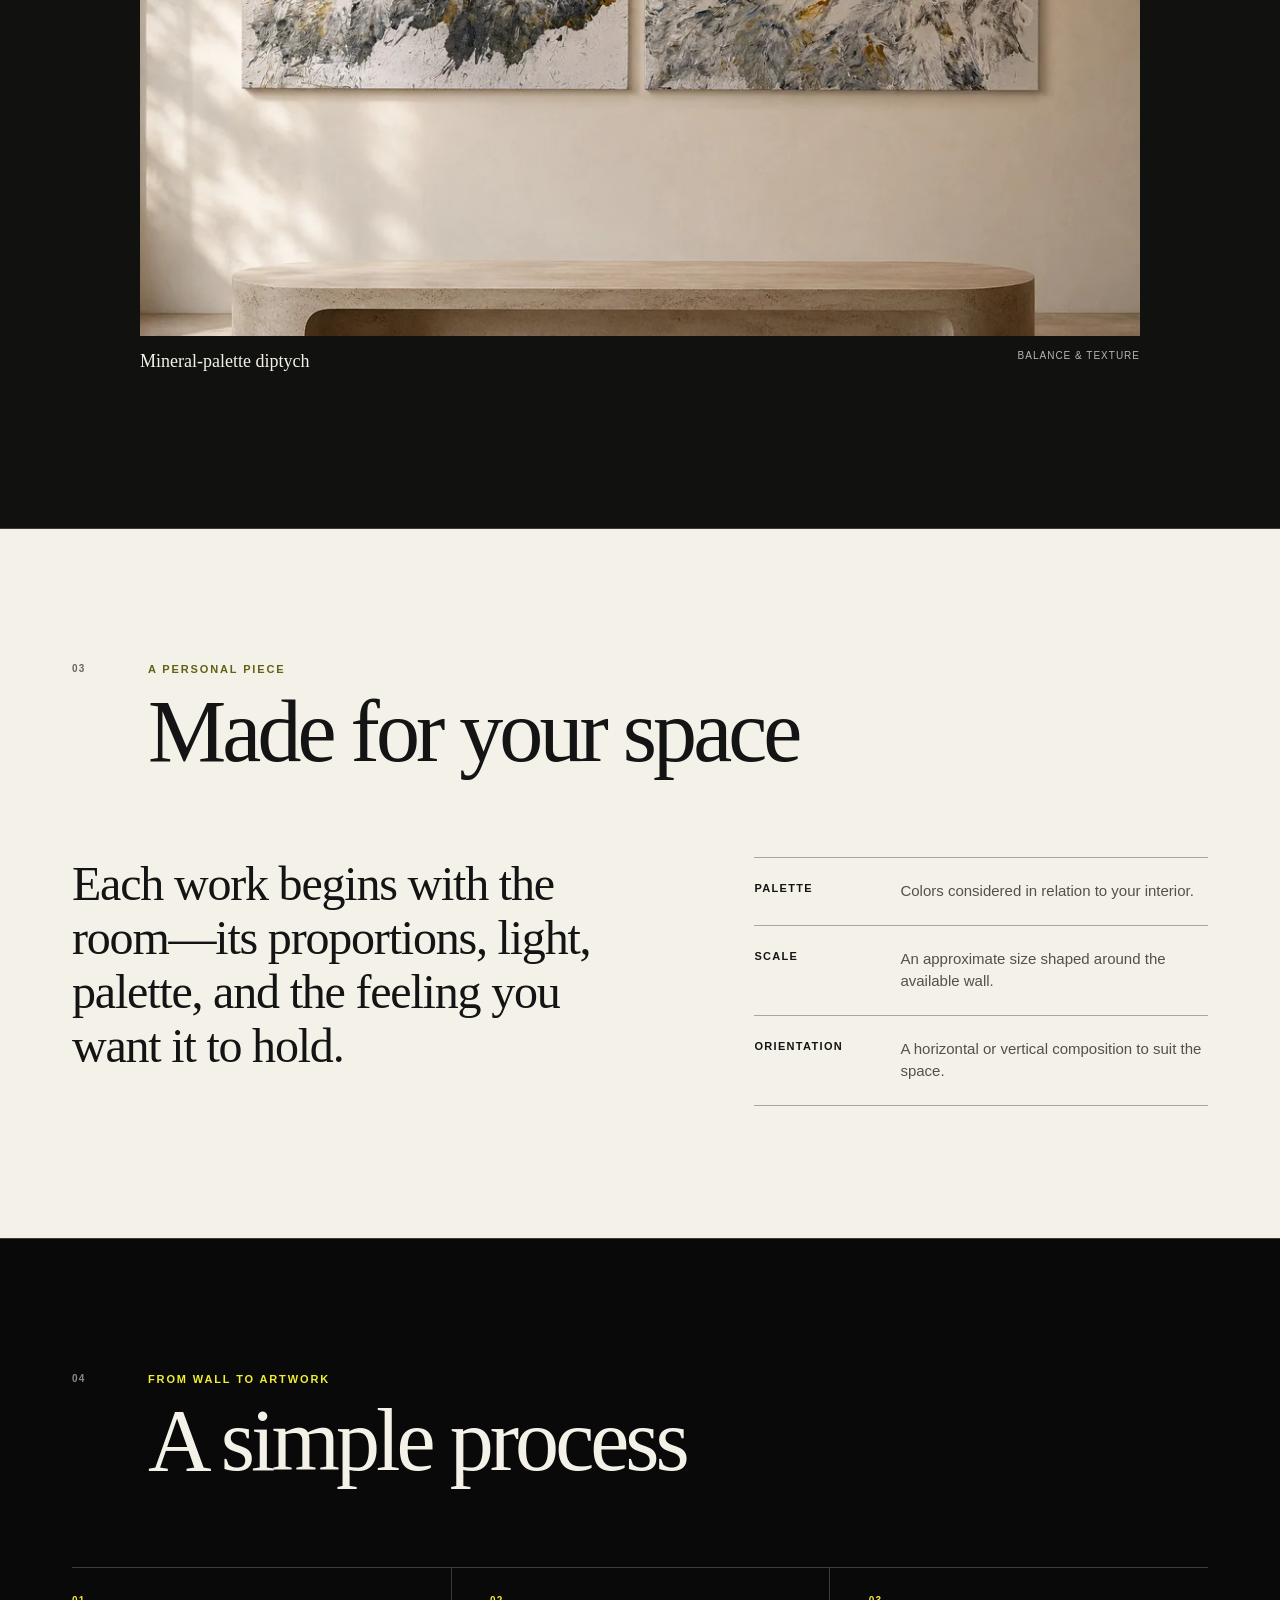
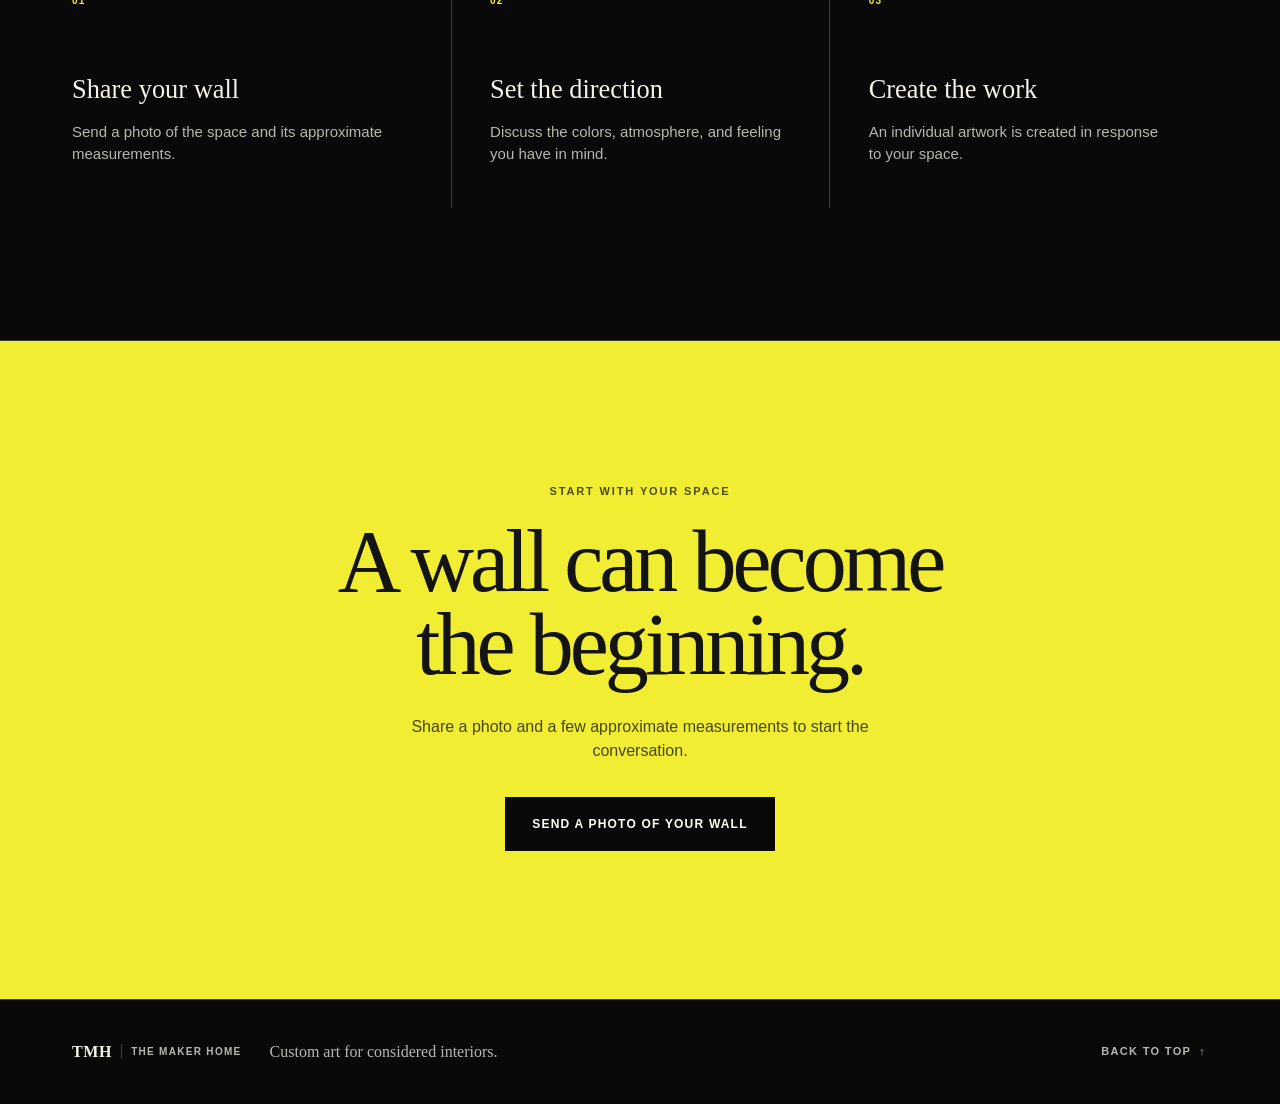
<file: en/index.html>
<!DOCTYPE html>
<html lang="en" dir="ltr">
<head>
  <meta charset="utf-8">
  <meta name="viewport" content="width=device-width, initial-scale=1">

  <title>Custom Art, Made for Your Space | The Maker Home</title>
  <meta name="description" content="One-of-a-kind fluid and textured artwork created around your space, colors, and atmosphere.">
  <meta property="og:type" content="website">
  <meta property="og:locale" content="en_US">
  <meta property="og:locale:alternate" content="he_IL">
  <meta property="og:title" content="Custom Art, Made for Your Space">
  <meta property="og:description" content="One-of-a-kind fluid and textured artwork created around your space, colors, and atmosphere.">
  <meta property="og:site_name" content="The Maker Home">
  <meta property="og:url" content="https://themakerhome.com/en/">
  <meta property="og:image" content="https://themakerhome.com/assets/framed-orange-1536.jpg">
  <meta property="og:image:width" content="1536">
  <meta property="og:image:height" content="1024">
  <meta property="og:image:alt" content="Framed abstract artwork in orange, red and yellow">
  <meta name="twitter:card" content="summary_large_image">
  <meta name="twitter:title" content="Custom Art, Made for Your Space">
  <meta name="twitter:description" content="One-of-a-kind fluid and textured artwork created around your space, colors, and atmosphere.">
  <meta name="twitter:image" content="https://themakerhome.com/assets/framed-orange-1536.jpg">
  <meta name="twitter:image:alt" content="Framed abstract artwork in orange, red and yellow">

  <link rel="canonical" href="https://themakerhome.com/en/">
  <link rel="alternate" hreflang="he" href="https://themakerhome.com/">
  <link rel="alternate" hreflang="en" href="https://themakerhome.com/en/">
  <link rel="alternate" hreflang="x-default" href="https://themakerhome.com/">
  <link rel="icon" type="image/svg+xml" href="../assets/favicon.svg">
  <link rel="stylesheet" href="../css/site.css">
</head>
<body class="custom-art">
  <a class="custom-art__skip-link" href="#main-content">Skip to content</a>

  <header class="custom-art__header">
    <a class="custom-art__brand" href="../">
      <span class="custom-art__brand-mark" aria-hidden="true">TMH</span>
      <span class="custom-art__brand-name">The Maker Home</span>
    </a>
    <div class="custom-art__header-tools">
      <nav class="custom-art__language-switcher" aria-label="Choose language">
        <a class="custom-art__language-option" href="../" hreflang="he" lang="he">עברית</a>
        <span class="custom-art__language-separator" aria-hidden="true">|</span>
        <span class="custom-art__language-option is-active" aria-current="page">EN</span>
      </nav>
    </div>
  </header>

  <main id="main-content">
    <section class="custom-art__hero" aria-labelledby="custom-art-title">
      <div class="custom-art__hero-copy">
        <p class="custom-art__eyebrow">Fluid &amp; textured artwork</p>
        <h1 id="custom-art-title">Custom Art,<br>Made for Your Space</h1>
        <p class="custom-art__intro">One-of-a-kind fluid and textured artwork created around your space, colors, and atmosphere.</p>
        <div class="custom-art__cta-group" data-contact-cta hidden>
          <a class="custom-art__cta" data-contact-link>Send a photo of your wall</a>
        </div>
      </div>

      <picture class="custom-art__hero-media custom-art__artwork">
        <source
          type="image/webp"
          srcset="../assets/framed-orange-640.webp 640w, ../assets/framed-orange-1024.webp 1024w, ../assets/framed-orange-1536.webp 1536w"
          sizes="(min-width: 900px) 61vw, 100vw">
        <img
          src="../assets/framed-orange-1536.jpg"
          width="1536"
          height="1024"
          alt="Framed abstract artwork in orange, red and yellow"
          loading="eager"
          fetchpriority="high"
          decoding="async">
      </picture>
    </section>

    <section class="custom-art__section custom-art__feature custom-art__feature--major" aria-labelledby="selected-work-title">
      <div class="custom-art__section-heading">
        <p class="custom-art__index" aria-hidden="true">01</p>
        <div>
          <p class="custom-art__eyebrow">A statement piece</p>
          <h2 id="selected-work-title">Movement, depth and color</h2>
        </div>
      </div>

      <div class="custom-art__feature-body">
        <figure class="custom-art__feature-artwork">
          <picture class="custom-art__artwork">
            <source
              type="image/webp"
              srcset="../assets/burgundy-fluid-art-640.webp 640w, ../assets/burgundy-fluid-art-1024.webp 1024w, ../assets/burgundy-fluid-art-1536.webp 1536w"
              sizes="(min-width: 1280px) 1296px, (min-width: 600px) 90vw, calc(100vw - 40px)">
            <img
              src="../assets/burgundy-fluid-art-1536.jpg"
              width="1536"
              height="1024"
              alt="Mixed-media abstract artwork on plywood in red, orange and deep blue"
              loading="lazy"
              decoding="async">
          </picture>
          <figcaption>Expressive fluid composition <span>Layers, movement &amp; depth</span></figcaption>
        </figure>
      </div>
    </section>

    <section class="custom-art__section custom-art__feature custom-art__feature--quiet" aria-labelledby="quiet-work-title">
      <div class="custom-art__section-heading">
        <p class="custom-art__index" aria-hidden="true">02</p>
        <div>
          <p class="custom-art__eyebrow">A quieter palette</p>
          <h2 id="quiet-work-title">A more restrained presence</h2>
        </div>
      </div>

      <div class="custom-art__feature-body">
        <p class="custom-art__feature-summary">Soft mineral tones, layered movement and restrained metallic accents for quieter contemporary interiors.</p>
        <figure class="custom-art__feature-artwork">
          <picture class="custom-art__artwork">
            <source
              type="image/webp"
              srcset="../assets/gray-diptych-640.webp 640w, ../assets/gray-diptych-1024.webp 1024w, ../assets/gray-diptych-1536.webp 1536w"
              sizes="(min-width: 1280px) 1000px, (min-width: 600px) 76vw, calc(100vw - 40px)">
            <img
              src="../assets/gray-diptych-1536.jpg"
              width="1536"
              height="1024"
              alt="Abstract diptych in white, blue, grey and gold"
              loading="lazy"
              decoding="async">
          </picture>
          <figcaption>Mineral-palette diptych <span>Balance &amp; texture</span></figcaption>
        </figure>
      </div>
    </section>

    <section class="custom-art__section custom-art__tailored" id="made-for-your-space" aria-labelledby="tailored-title">
      <div class="custom-art__section-heading">
        <p class="custom-art__index" aria-hidden="true">03</p>
        <div>
          <p class="custom-art__eyebrow">A personal piece</p>
          <h2 id="tailored-title">Made for your space</h2>
        </div>
      </div>

      <div class="custom-art__tailored-layout">
        <p class="custom-art__statement">Each work begins with the room—its proportions, light, palette, and the feeling you want it to hold.</p>
        <dl class="custom-art__options">
          <div>
            <dt>Palette</dt>
            <dd>Colors considered in relation to your interior.</dd>
          </div>
          <div>
            <dt>Scale</dt>
            <dd>An approximate size shaped around the available wall.</dd>
          </div>
          <div>
            <dt>Orientation</dt>
            <dd>A horizontal or vertical composition to suit the space.</dd>
          </div>
        </dl>
      </div>
    </section>

    <section class="custom-art__section custom-art__process" aria-labelledby="process-title">
      <div class="custom-art__section-heading">
        <p class="custom-art__index" aria-hidden="true">04</p>
        <div>
          <p class="custom-art__eyebrow">From wall to artwork</p>
          <h2 id="process-title">A simple process</h2>
        </div>
      </div>

      <ol class="custom-art__steps">
        <li>
          <span class="custom-art__step-number">01</span>
          <h3>Share your wall</h3>
          <p>Send a photo of the space and its approximate measurements.</p>
        </li>
        <li>
          <span class="custom-art__step-number">02</span>
          <h3>Set the direction</h3>
          <p>Discuss the colors, atmosphere, and feeling you have in mind.</p>
        </li>
        <li>
          <span class="custom-art__step-number">03</span>
          <h3>Create the work</h3>
          <p>An individual artwork is created in response to your space.</p>
        </li>
      </ol>
    </section>

    <section class="custom-art__final" aria-labelledby="final-title">
      <p class="custom-art__eyebrow">Start with your space</p>
      <h2 id="final-title">A wall can become<br>the beginning.</h2>
      <p>Share a photo and a few approximate measurements to start the conversation.</p>
      <div class="custom-art__cta-group" data-contact-cta hidden>
        <a class="custom-art__cta custom-art__cta--light" data-contact-link>Send a photo of your wall</a>
      </div>
    </section>
  </main>

  <footer class="custom-art__footer">
    <a class="custom-art__brand" href="../">
      <span class="custom-art__brand-mark" aria-hidden="true">TMH</span>
      <span class="custom-art__brand-name">The Maker Home</span>
    </a>
    <p>Custom art for considered interiors.</p>
    <a class="custom-art__back-link" href="#main-content">Back to top <span aria-hidden="true">&#8593;</span></a>
  </footer>
  <script src="../js/site.js"></script>
</body>
</html>
</file>
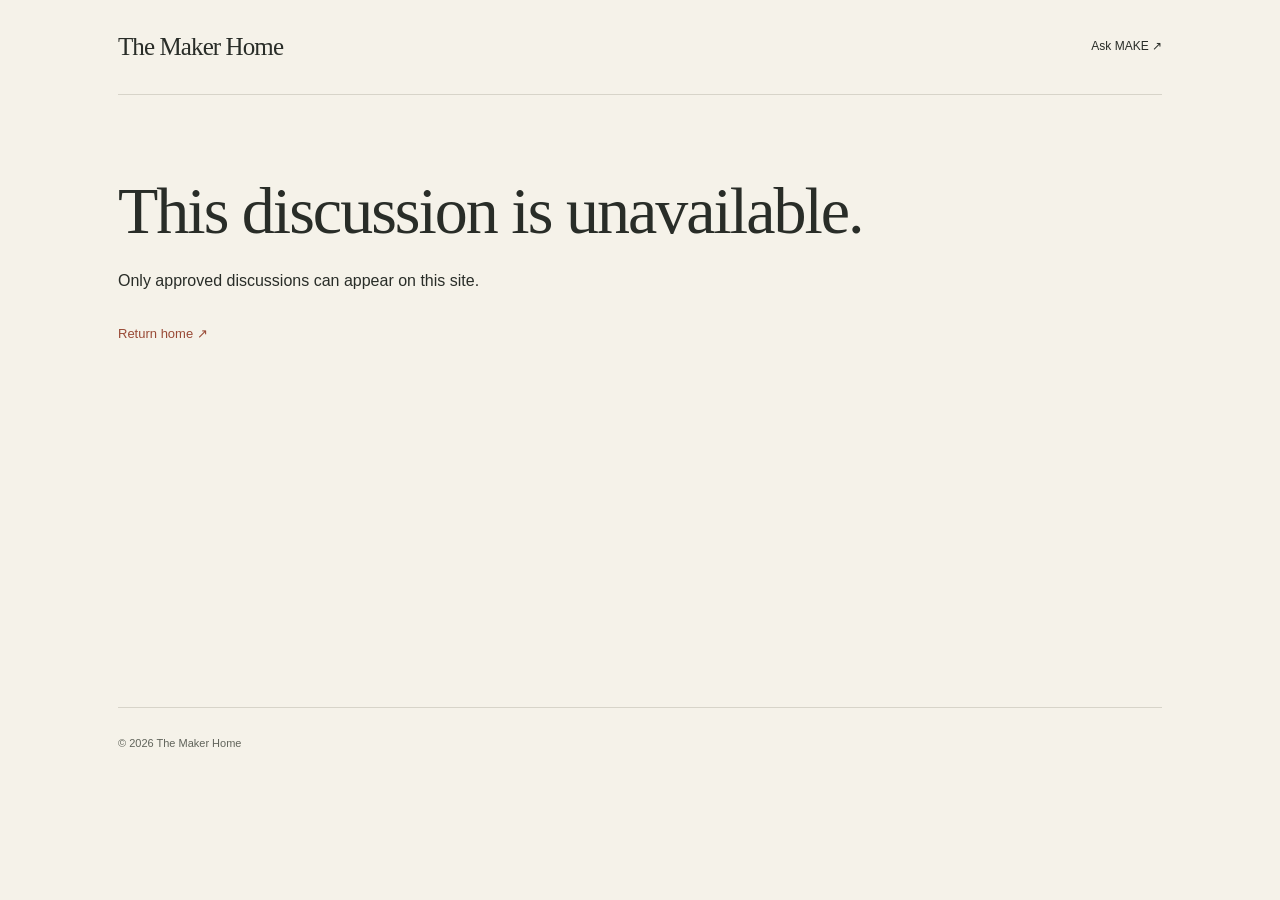
<file: community/thread/index.html>
<!doctype html><html lang="en"><head><meta charset="utf-8"><meta name="viewport" content="width=device-width,initial-scale=1"><meta name="robots" content="noindex,nofollow"><title>Community — The Maker Home</title><meta property="og:title" content="Community — The Maker Home"><meta property="og:description" content="Thoughtful questions and useful perspectives."><meta property="og:image" content="https://questionandform.github.io/assets/question-form-hero.png"><link rel="stylesheet" href="/community/base.css"><link rel="stylesheet" href="/community/community.css"><script src="/community/config.js" defer></script><script src="/community/features.js" defer></script><script src="/community/social.js" defer></script><script type="module" src="/community/community.mjs"></script></head><body><div class="community-page"><header class="community-header"><a class="wordmark" href="/">The Maker Home</a><nav><a href="/ask/">Ask MAKE ↗</a></nav></header><main class="community-main"><h1>This discussion is unavailable.</h1><p>Only approved discussions can appear on this site.</p><a class="community-link" href="/">Return home ↗</a></main><footer class="community-footer"><span>© 2026 The Maker Home</span><nav id="social-links" hidden aria-label="Social links"></nav></footer></div></body></html>
</file>
<file: css/site.css>
:root {
  color-scheme: dark;
}

.custom-art,
.custom-art *,
.custom-art *::before,
.custom-art *::after {
  box-sizing: border-box;
}

.custom-art {
  --ca-black: #090909;
  --ca-ink: #141414;
  --ca-charcoal: #20201e;
  --ca-line: #3c3c38;
  --ca-muted: #b8b7af;
  --ca-paper: #f3f1e8;
  --ca-white: #fffef9;
  --ca-accent: #f1ed32;
  min-width: 320px;
  margin: 0;
  overflow-x: hidden;
  color: var(--ca-paper);
  background: var(--ca-black);
  font-family: Arial, Helvetica, sans-serif;
  font-size: 16px;
  line-height: 1.5;
  -webkit-font-smoothing: antialiased;
}

.custom-art [hidden] {
  display: none !important;
}

.custom-art a:not(.custom-art__cta) {
  color: inherit;
}

.custom-art button,
.custom-art a {
  -webkit-tap-highlight-color: transparent;
}

.custom-art a:focus-visible,
.custom-art button:focus-visible {
  outline: 3px solid var(--ca-accent);
  outline-offset: 4px;
}

.custom-art__skip-link {
  position: fixed;
  z-index: 20;
  top: 12px;
  left: 12px;
  min-height: 44px;
  padding: 10px 16px;
  color: var(--ca-black) !important;
  background: var(--ca-accent);
  font-size: 0.75rem;
  font-weight: 700;
  letter-spacing: 0.08em;
  text-transform: uppercase;
  transform: translateY(-180%);
}

.custom-art__skip-link:focus {
  transform: translateY(0);
}

.custom-art[dir="rtl"] .custom-art__skip-link {
  right: 12px;
  left: auto;
}

.custom-art__header,
.custom-art__footer {
  display: flex;
  width: 100%;
  min-height: 78px;
  padding: 16px 20px;
  align-items: center;
  justify-content: space-between;
  border-bottom: 1px solid var(--ca-line);
}

.custom-art__brand {
  display: inline-flex;
  min-height: 44px;
  align-items: center;
  gap: 9px;
  direction: ltr;
  text-decoration: none;
}

.custom-art__brand-mark {
  font-family: "Times New Roman", Times, serif;
  font-size: 1rem;
  font-weight: 700;
  letter-spacing: 0.04em;
  line-height: 1;
}

.custom-art__brand-name {
  padding-left: 9px;
  border-left: 1px solid var(--ca-line);
  color: var(--ca-muted);
  font-size: 0.625rem;
  font-weight: 700;
  letter-spacing: 0.13em;
  text-transform: uppercase;
}

.custom-art__header-tools {
  display: flex;
  align-items: center;
  gap: clamp(12px, 3vw, 28px);
}

.custom-art__language-switcher {
  display: inline-flex;
  min-height: 44px;
  align-items: center;
  gap: 7px;
  color: var(--ca-muted);
  direction: ltr;
  font-size: 0.6875rem;
  font-weight: 700;
  letter-spacing: 0.08em;
}

.custom-art__language-option {
  display: inline-flex;
  min-width: 44px;
  min-height: 44px;
  padding: 0 2px;
  align-items: center;
  justify-content: center;
  text-decoration: none;
}

.custom-art__language-option.is-active {
  color: var(--ca-accent);
  box-shadow: inset 0 -1px var(--ca-accent);
}

.custom-art__language-option[href]:hover {
  color: var(--ca-paper);
}

.custom-art__language-separator {
  color: var(--ca-line);
}

.custom-art__back-link {
  display: inline-flex;
  min-height: 44px;
  padding: 0 2px;
  align-items: center;
  gap: 8px;
  color: var(--ca-muted) !important;
  font-size: 0.6875rem;
  font-weight: 700;
  letter-spacing: 0.12em;
  text-decoration: none;
  text-transform: uppercase;
}

.custom-art__back-link:hover {
  color: var(--ca-accent) !important;
}

.custom-art[dir="rtl"] .custom-art__back-link,
.custom-art[dir="rtl"] .custom-art__eyebrow,
.custom-art[dir="rtl"] .custom-art__cta,
.custom-art[dir="rtl"] .custom-art__options dt {
  letter-spacing: 0;
}

.custom-art__hero {
  display: grid;
  min-height: calc(100svh - 78px);
  border-bottom: 1px solid var(--ca-line);
}

.custom-art__hero-copy {
  display: flex;
  padding: clamp(58px, 16vw, 104px) 20px 52px;
  flex-direction: column;
  justify-content: center;
}

.custom-art__eyebrow {
  margin: 0 0 22px;
  color: var(--ca-accent);
  font-size: 0.6875rem;
  font-weight: 700;
  letter-spacing: 0.17em;
  text-transform: uppercase;
}

.custom-art h1,
.custom-art h2,
.custom-art h3,
.custom-art p,
.custom-art dl,
.custom-art dd {
  margin-top: 0;
}

.custom-art figure {
  margin: 0;
}

.custom-art h1,
.custom-art h2 {
  margin-bottom: 0;
  font-family: "Times New Roman", Times, serif;
  font-weight: 400;
  letter-spacing: -0.045em;
  line-height: 0.94;
}

.custom-art h1 {
  max-width: 9em;
  font-size: clamp(3.35rem, 15vw, 6.5rem);
}

.custom-art h2 {
  font-size: clamp(2.65rem, 12vw, 5.5rem);
}

.custom-art[dir="rtl"] h1,
.custom-art[dir="rtl"] h2,
.custom-art[dir="rtl"] .custom-art__statement {
  letter-spacing: -0.02em;
  line-height: 1.02;
}

.custom-art[dir="rtl"] h1 {
  max-width: 8.5em;
  font-size: clamp(3rem, 13vw, 6rem);
}

.custom-art__intro {
  max-width: 34rem;
  margin: 32px 0 0;
  color: var(--ca-muted);
  font-size: clamp(1.0625rem, 4.5vw, 1.3rem);
  line-height: 1.55;
}

.custom-art__cta-group {
  margin-top: 34px;
}

.custom-art__cta {
  display: inline-flex;
  width: 100%;
  min-height: 54px;
  padding: 15px 20px;
  border: 1px solid var(--ca-accent);
  align-items: center;
  justify-content: center;
  color: var(--ca-black);
  background: var(--ca-accent);
  font: 700 0.75rem/1.2 Arial, Helvetica, sans-serif;
  letter-spacing: 0.1em;
  text-transform: uppercase;
  cursor: pointer;
  text-decoration: none;
}

.custom-art__cta:hover {
  border-color: var(--ca-paper);
  background: var(--ca-paper);
}

.custom-art__artwork {
  position: relative;
  display: block;
  overflow: hidden;
  background-color: #1a1a18;
}

.custom-art__artwork img {
  display: block;
  width: 100%;
  height: auto;
  object-fit: contain;
}

.custom-art__hero-media {
  aspect-ratio: 3 / 2;
  border-top: 1px solid var(--ca-line);
  background: #d7d4d1;
}

.custom-art__hero-media img {
  width: 100%;
  height: 100%;
}

.custom-art__section {
  padding: 84px 20px;
  border-bottom: 1px solid var(--ca-line);
}

.custom-art__section-heading {
  display: grid;
  margin-bottom: 54px;
  grid-template-columns: 32px minmax(0, 1fr);
  gap: 14px;
}

.custom-art__section-heading .custom-art__eyebrow {
  margin-bottom: 13px;
}

.custom-art__index {
  margin: 5px 0 0;
  color: #8b8a82;
  font-size: 0.625rem;
  font-weight: 700;
  letter-spacing: 0.12em;
}

.custom-art__feature-body {
  width: 100%;
}

.custom-art__feature-artwork {
  margin: 0;
}

.custom-art__feature-artwork .custom-art__artwork {
  width: 100%;
  min-height: 0;
}

.custom-art__feature-artwork figcaption {
  display: flex;
  min-height: 48px;
  margin-top: 12px;
  align-items: flex-start;
  justify-content: space-between;
  gap: 16px;
  font-family: "Times New Roman", Times, serif;
  font-size: 1.125rem;
}

.custom-art__feature-artwork figcaption span {
  color: var(--ca-muted);
  font: 0.625rem/1.6 Arial, Helvetica, sans-serif;
  letter-spacing: 0.1em;
  text-align: end;
  text-transform: uppercase;
}

.custom-art__feature--major .custom-art__feature-artwork {
  max-width: 1296px;
  margin-right: auto;
  margin-left: auto;
}

.custom-art__feature--quiet {
  background: #11110f;
}

.custom-art__feature--quiet .custom-art__feature-body {
  max-width: 1000px;
  margin-right: auto;
  margin-left: auto;
}

.custom-art__feature-summary {
  max-width: 42rem;
  margin: 0 0 32px;
  color: var(--ca-muted);
  font-family: "Times New Roman", Times, serif;
  font-size: clamp(1.3rem, 4vw, 2rem);
  line-height: 1.35;
}

.custom-art__tailored {
  background: var(--ca-paper);
  color: var(--ca-ink);
}

.custom-art__tailored .custom-art__eyebrow {
  color: #626114;
}

.custom-art__tailored .custom-art__index {
  color: #686760;
}

.custom-art__tailored-layout {
  display: grid;
  gap: 60px;
}

.custom-art__statement {
  max-width: 20em;
  margin-bottom: 0;
  font-family: "Times New Roman", Times, serif;
  font-size: clamp(1.75rem, 8vw, 3rem);
  letter-spacing: -0.025em;
  line-height: 1.12;
}

.custom-art__options {
  margin-bottom: 0;
  border-top: 1px solid #a8a69d;
}

.custom-art__options > div {
  display: grid;
  padding: 22px 0;
  border-bottom: 1px solid #a8a69d;
  grid-template-columns: 88px minmax(0, 1fr);
  gap: 18px;
}

.custom-art__options dt {
  font-size: 0.6875rem;
  font-weight: 700;
  letter-spacing: 0.12em;
  text-transform: uppercase;
}

.custom-art__options dd {
  margin-bottom: 0;
  color: #52514c;
  font-size: 0.9375rem;
}

.custom-art__steps {
  display: grid;
  margin: 0;
  padding: 0;
  list-style: none;
}

.custom-art__steps li {
  min-height: 230px;
  padding: 25px 0 42px;
  border-top: 1px solid var(--ca-line);
}

.custom-art__step-number {
  display: block;
  margin-bottom: 62px;
  color: var(--ca-accent);
  font-size: 0.625rem;
  font-weight: 700;
  letter-spacing: 0.12em;
}

.custom-art__steps h3 {
  margin-bottom: 11px;
  font-family: "Times New Roman", Times, serif;
  font-size: 1.65rem;
  font-weight: 400;
}

.custom-art__steps p {
  max-width: 25rem;
  margin-bottom: 0;
  color: var(--ca-muted);
  font-size: 0.9375rem;
}

.custom-art__final {
  padding: 90px 20px 96px;
  color: var(--ca-ink);
  background: var(--ca-accent);
  text-align: center;
}

.custom-art__final .custom-art__eyebrow {
  color: #4c4b15;
}

.custom-art__final h2 {
  max-width: 11em;
  margin-right: auto;
  margin-left: auto;
}

.custom-art__final > p:not(.custom-art__eyebrow) {
  max-width: 32rem;
  margin: 28px auto 0;
  color: #464516;
}

.custom-art__final .custom-art__cta-group {
  max-width: 380px;
  margin-right: auto;
  margin-left: auto;
}

.custom-art__cta--light {
  border-color: var(--ca-black);
  color: var(--ca-white);
  background: var(--ca-black);
}

.custom-art__cta--light:hover {
  border-color: var(--ca-charcoal);
  color: var(--ca-white);
  background: var(--ca-charcoal);
}

.custom-art__footer {
  min-height: 156px;
  padding-top: 30px;
  padding-bottom: 30px;
  flex-wrap: wrap;
  gap: 18px 28px;
  border-top: 1px solid var(--ca-line);
  border-bottom: 0;
}

.custom-art__footer p {
  width: 100%;
  margin: 0;
  order: 3;
  color: var(--ca-muted);
  font-family: "Times New Roman", Times, serif;
  font-size: 1rem;
}

@media (max-width: 360px) {
  .custom-art__header,
  .custom-art__footer {
    padding-right: 12px;
    padding-left: 12px;
  }

  .custom-art__brand {
    gap: 6px;
  }

  .custom-art__brand-name {
    padding-left: 6px;
    letter-spacing: 0.1em;
  }

  .custom-art__header-tools {
    gap: 6px;
  }

  .custom-art__language-switcher {
    gap: 2px;
  }

  .custom-art__back-link {
    gap: 4px;
    font-size: 0.625rem;
    letter-spacing: 0.06em;
  }
}

@media (min-width: 600px) {
  .custom-art__header,
  .custom-art__footer,
  .custom-art__hero-copy,
  .custom-art__section,
  .custom-art__final {
    padding-right: clamp(32px, 5vw, 72px);
    padding-left: clamp(32px, 5vw, 72px);
  }

  .custom-art__cta {
    width: auto;
    min-width: 270px;
  }

  .custom-art__steps {
    grid-template-columns: repeat(3, minmax(0, 1fr));
  }

  .custom-art__steps li {
    padding-right: clamp(20px, 3vw, 46px);
  }

  .custom-art__steps li + li {
    padding-left: clamp(20px, 3vw, 46px);
    border-left: 1px solid var(--ca-line);
  }

  .custom-art[dir="rtl"] .custom-art__steps li {
    padding-right: 0;
    padding-left: clamp(20px, 3vw, 46px);
  }

  .custom-art[dir="rtl"] .custom-art__steps li + li {
    padding-right: clamp(20px, 3vw, 46px);
    border-right: 1px solid var(--ca-line);
    border-left: 0;
  }
}

@media (min-width: 900px) {
  .custom-art__header,
  .custom-art__footer {
    min-height: 90px;
  }

  .custom-art__hero {
    min-height: calc(100svh - 90px);
    grid-template-columns: minmax(0, 0.68fr) minmax(620px, 1.32fr);
  }

  .custom-art__hero-copy {
    padding-top: 84px;
    padding-bottom: 84px;
  }

  .custom-art__hero-media {
    min-height: 0;
    align-self: center;
    aspect-ratio: 3 / 2;
    border-top: 0;
    border-left: 1px solid var(--ca-line);
  }

  .custom-art[dir="rtl"] .custom-art__hero-media {
    border-right: 1px solid var(--ca-line);
    border-left: 0;
  }

  .custom-art__section {
    padding-top: 132px;
    padding-bottom: 132px;
  }

  .custom-art__section-heading {
    margin-bottom: 84px;
    grid-template-columns: 50px minmax(0, 1fr);
    gap: 26px;
  }

  .custom-art__tailored-layout {
    grid-template-columns: minmax(0, 1.1fr) minmax(420px, 0.9fr);
    gap: 10vw;
    align-items: start;
  }

  .custom-art__final {
    padding-top: 142px;
    padding-bottom: 148px;
  }

  .custom-art__footer p {
    width: auto;
    margin-right: auto;
    order: initial;
  }
}

@media (min-width: 1280px) {
  .custom-art__header,
  .custom-art__footer,
  .custom-art__hero-copy,
  .custom-art__section,
  .custom-art__final {
    padding-right: max(72px, calc((100vw - 1440px) / 2 + 72px));
    padding-left: max(72px, calc((100vw - 1440px) / 2 + 72px));
  }

  .custom-art__hero-media {
    margin-right: max(0px, calc((100vw - 1440px) / 2));
  }

  .custom-art__hero-copy {
    padding-right: clamp(72px, 7vw, 128px);
  }

  .custom-art[dir="rtl"] .custom-art__hero-media {
    margin-right: 0;
    margin-left: max(0px, calc((100vw - 1440px) / 2));
  }

  .custom-art[dir="rtl"] .custom-art__hero-copy {
    padding-right: max(72px, calc((100vw - 1440px) / 2 + 72px));
    padding-left: clamp(72px, 7vw, 128px);
  }
}

@media (prefers-reduced-motion: reduce) {
  .custom-art,
  .custom-art * {
    scroll-behavior: auto !important;
  }
}
</file>
<file: ask/ask.css>
:root{--paper:#f5f2e9;--ink:#292d28;--muted:#61645b;--accent:#994a36;--line:#d7d4c9;--white:#fffdf7;--serif:Georgia,'Times New Roman',serif}
*{box-sizing:border-box}body{margin:0;background:var(--paper);color:var(--ink);font:16px/1.65 Arial,Helvetica,sans-serif;-webkit-font-smoothing:antialiased}a{color:inherit;text-decoration:none}a:hover{color:var(--accent)}button,input,textarea{font:inherit}button,a,input,textarea{touch-action:manipulation}button{cursor:pointer}button:disabled{cursor:wait;opacity:.65}a:focus-visible,button:focus-visible,input:focus-visible,textarea:focus-visible,summary:focus-visible{outline:2px solid var(--accent);outline-offset:4px}p,h1,h2,h3{margin:0}[hidden]{display:none!important}::selection{background:#e4bba8;color:var(--ink)}.wrap{max-width:1220px;padding:0 52px;margin:auto}.skip-link{position:absolute;top:8px;left:12px;padding:12px;background:var(--ink);color:var(--paper);transform:translateY(-150%);z-index:4}.skip-link:focus{transform:none}.header{display:flex;align-items:center;justify-content:space-between;gap:24px;padding:25px 0;border-bottom:1px solid var(--line)}.brand{font:24px/1.2 var(--serif);letter-spacing:-.7px}.header-back{font-size:12px;padding:10px 0;min-height:44px;display:flex;align-items:center;gap:12px}.eyebrow{font-size:11px;letter-spacing:1.7px;text-transform:uppercase;font-weight:600}.intro{padding:50px 0 32px;max-width:720px}.intro h1{font:400 clamp(56px,6vw,80px)/1.03 var(--serif);letter-spacing:-3px;margin:17px 0 18px}.intro h1 em{font-style:normal;color:var(--accent)}.subtitle{font:26px/1.25 var(--serif);letter-spacing:-.5px;margin-bottom:14px}.intro-description{font-size:15px;color:var(--muted);max-width:600px}.ask-layout{display:grid;grid-template-columns:minmax(0,1.3fr) minmax(0,1fr);gap:64px;align-items:start;padding-bottom:55px}.question-panel{border-top:1px solid var(--line);padding-top:24px}.delivery-note{font-size:12px;color:var(--muted);border-left:2px solid var(--accent);padding:3px 0 3px 13px;margin-bottom:25px}.field{margin-bottom:23px}label{display:block;font-size:13px;font-weight:600;margin-bottom:9px}label span{font-size:12px;font-weight:normal;color:var(--muted)}textarea,input{display:block;width:100%;border:1px solid #a5a599;border-radius:0;background:var(--white);color:var(--ink);padding:14px;min-height:50px;font-size:16px}textarea{resize:vertical;min-height:182px;line-height:1.6}textarea::placeholder,input::placeholder{color:#73756d}.field-help{font-size:11px;color:var(--muted);margin-top:7px}.field-meta{display:flex;justify-content:space-between;gap:12px}.counter{white-space:nowrap}.action{display:flex;align-items:center;justify-content:space-between;gap:30px;background:var(--ink);color:var(--paper);padding:15px 21px;border:0;min-height:52px;font-size:14px}.action:hover{background:var(--accent)}.action span{font-size:20px}.action-secondary{background:transparent;color:var(--ink);border:1px solid var(--line);font-size:12px;min-height:44px;padding:10px 16px}.action-secondary:hover{color:var(--accent);background:#ece8dd}.privacy-note{font-size:11px;line-height:1.8;color:var(--muted);margin-top:16px;max-width:470px}.error{color:#8d3225;font-size:13px;margin-bottom:18px}.examples{border-top:1px solid var(--line);padding-top:24px}.examples h2{font:27px/1.2 var(--serif);margin-bottom:8px}.examples>p{font-size:12px;color:var(--muted);margin-bottom:15px}.prompt{width:100%;text-align:left;background:none;color:var(--ink);border:0;border-bottom:1px solid var(--line);padding:14px 0;display:flex;justify-content:space-between;gap:18px;font-size:13px;min-height:52px}.prompt:hover{color:var(--accent)}.prompt span{font-size:17px}.context{margin-top:29px}.context h3{font:21px/1.3 var(--serif);margin-bottom:11px}.context p{font-size:12px;line-height:1.85;color:var(--muted)}.upload-future{padding:15px 17px;border:1px dashed #adafa3;margin-bottom:23px;display:flex;justify-content:space-between;gap:12px;font-size:12px;color:var(--muted)}.upload-future span{font-size:10px;white-space:nowrap}.receipt{margin-top:25px;background:#ece9df;padding:23px;border-top:2px solid var(--accent);overflow-wrap:anywhere}.receipt h2{font:26px/1.2 var(--serif);margin:9px 0 15px}.receipt p{font-size:13px;color:var(--muted)}.receipt dl{font-size:11px;margin:18px 0}.receipt dt{color:var(--muted)}.receipt dd{margin:3px 0 12px;font-family:monospace}.receipt-actions{display:flex;gap:10px;flex-wrap:wrap;margin-top:19px}.answer{white-space:pre-wrap;color:var(--ink)!important;font-size:14px!important;line-height:1.85;overflow-wrap:anywhere}.receipt-status{font-size:10px;letter-spacing:1.5px;text-transform:uppercase;color:var(--accent)}.parent-content{border-top:1px solid var(--line);padding:29px 0 36px;display:flex;justify-content:space-between;gap:25px;align-items:center}.parent-content h2{font:27px/1.2 var(--serif)}.parent-content p{font-size:12px;color:var(--muted);margin-top:9px}.parent-links{display:flex;flex-direction:column;gap:3px}.parent-links a{min-height:44px;display:flex;align-items:center;justify-content:space-between;gap:25px;font-size:12px}.footer{border-top:1px solid var(--line);padding:23px 0 28px;display:flex;justify-content:space-between;gap:20px;color:var(--muted);font-size:11px}.footer a{font-family:var(--serif);font-size:18px;color:var(--ink)}.footer a span{font-style:italic;color:var(--accent)}.honeypot{position:absolute;width:1px;height:1px;clip-path:inset(100%);overflow:hidden;pointer-events:none}
@media(max-width:850px){.wrap{padding:0 30px}.ask-layout{gap:35px}.intro{padding-top:40px}}
@media(max-width:650px){.wrap{padding:0 21px}.header{gap:16px;padding:19px 0}.brand{font-size:22px}.header-back{font-size:11px;gap:5px}.intro{padding:35px 0 28px}.intro h1{font-size:59px;letter-spacing:-2.5px}.subtitle{font-size:24px}.intro-description{font-size:14px}.ask-layout{grid-template-columns:1fr;gap:37px;padding-bottom:36px}.question-panel{order:1}.examples{order:2}.action{width:100%}.action-secondary{width:auto}.parent-content{flex-direction:column;align-items:start;gap:19px}.parent-links{width:100%}.footer{flex-wrap:wrap;row-gap:9px}.footer a{width:100%}.receipt{padding:19px}.privacy-note{font-size:12px}.field-help{font-size:12px}}
@media(prefers-reduced-motion:reduce){*{scroll-behavior:auto!important}}

.brand,.footer a{display:inline-block;min-height:44px;line-height:44px}.upload-future{flex-wrap:wrap}

@media(max-width:650px){.intro h1{font-size:clamp(49px,15.7vw,59px)}}

/* Phase 2 independent choices and a private human-help brief. */
fieldset{min-width:0;margin:0;padding:0;border:0}select{display:block;width:100%;min-height:50px;border:1px solid #a5a599;border-radius:0;background:var(--white);color:var(--ink);padding:12px;font:inherit;font-size:16px}select:focus-visible{outline:2px solid var(--accent);outline-offset:4px}.next-choices{border-top:1px solid var(--line);padding-top:22px;margin:25px 0}.next-choices legend,.human-help-panel legend{font:25px/1.25 var(--serif);letter-spacing:-.4px;padding:0 0 13px}.choice{display:flex;align-items:flex-start;gap:13px;padding:15px 0;min-height:54px;border-bottom:1px solid var(--line);cursor:pointer;font-weight:normal}.choice input[type=checkbox],.check-line input[type=checkbox]{display:block;flex:0 0 20px;width:20px;height:20px;min-height:20px;margin:3px 0 0;accent-color:var(--accent)}.choice strong{font-size:13px;line-height:1.6;display:block}.choice small{display:block;font-size:12px;color:var(--muted);line-height:1.8;margin-top:6px}.choice-note,.panel-intro{font-size:12px;color:var(--muted);line-height:1.85;margin-top:13px}.human-help-panel{border:1px solid var(--line);padding:18px;margin-bottom:25px}.human-help-panel legend{font-size:23px;padding:0 7px}.panel-intro{margin:0 0 20px}.field-row{display:grid;grid-template-columns:minmax(0,1fr) minmax(0,1fr);gap:18px}.human-help-panel input:disabled{background:#eeece3;color:var(--muted)}.minor-note{border-left:2px solid var(--accent);padding-left:13px;margin:2px 0 23px;font-size:12px;color:var(--muted)}.minor-note strong{color:var(--ink)}.minor-note p{margin-top:8px}.check-line{display:flex;gap:12px;align-items:flex-start;font-size:12px;font-weight:normal;min-height:48px;padding-top:12px}.contact-choice{border-bottom:0;padding-bottom:0}.withdraw-actions{display:flex;flex-wrap:wrap;gap:10px;margin-top:14px}#materials{min-height:95px}.consent-summary{font-size:12px!important;margin-top:14px;white-space:pre-line}
@media(max-width:650px){.field-row{grid-template-columns:1fr;gap:0}.human-help-panel{padding:15px}.choice strong{font-size:14px}.choice input[type=checkbox]{margin-top:3px}.next-choices legend{font-size:24px}}

.next-choices:has(>div:empty){display:none}.review-banner{border-left:2px solid #994a36;background:#e9e4d8;padding:12px 16px;font-size:12px;line-height:1.7;margin:20px 0}
</file>
<file: community/base.css>
/* Question & Form — static, dependency-free, responsive studio website. */
:root{--paper:#f5f2e9;--ink:#292d28;--muted:#61645b;--accent:#994a36;--line:#d7d4c9;--serif:Georgia,'Times New Roman',serif;--sans:Arial,Helvetica,sans-serif}
*{box-sizing:border-box}html{scroll-behavior:smooth;scroll-padding-top:32px}body{margin:0;background:var(--paper);color:var(--ink);font-family:var(--sans);font-size:16px;line-height:1.65;-webkit-font-smoothing:antialiased}a{color:inherit;text-decoration:none}a,summary{-webkit-tap-highlight-color:transparent}a:focus-visible,summary:focus-visible{outline:2px solid var(--accent);outline-offset:6px}::selection{background:#e4bba8;color:var(--ink)}p,h1,h2,h3{margin:0}svg{display:block;width:100%;height:auto}em{font-weight:normal}.page-wrap{max-width:1440px;padding:0 64px;margin:0 auto}.skip-link{position:absolute;top:12px;left:16px;z-index:10;padding:10px 20px;background:var(--ink);color:var(--paper);transform:translateY(-160%)}.skip-link:focus{transform:translateY(0)}.site-header{display:flex;justify-content:space-between;align-items:center;gap:32px;padding:31px 0;border-bottom:1px solid var(--line)}.wordmark{font-family:var(--serif);font-size:25px;letter-spacing:-.9px;white-space:nowrap}.wordmark span{color:var(--accent);font-style:italic}.site-header nav{display:flex;gap:34px;font-size:13px}.site-header nav a{padding:4px 0}.site-header nav a:hover{color:var(--accent)}.site-header nav span{margin-left:5px}.hero{display:grid;grid-template-columns:1.2fr 1fr;align-items:center;gap:40px;padding:78px 0 84px}.eyebrow{font-size:11px;font-weight:600;letter-spacing:1.6px;text-transform:uppercase;line-height:1.5}.hero .eyebrow{display:flex;gap:10px;align-items:center;margin-bottom:26px}.accent-dot{height:7px;width:7px;background:var(--accent);border-radius:50%}h1{font-family:var(--serif);font-size:clamp(76px,8.5vw,122px);line-height:.98;font-weight:400;letter-spacing:-6px;margin-bottom:31px}.hero-amp{color:var(--accent);font-style:italic}.hero-tagline{max-width:430px;font-size:19px;line-height:1.55;letter-spacing:-.3px}.hero-description{max-width:410px;font-size:14px;line-height:1.8;color:var(--muted);margin-top:20px}.primary-link{display:inline-flex;align-items:center;gap:43px;background:var(--ink);color:var(--paper);padding:15px 21px;margin-top:30px;font-size:13px;transition:background .18s}.primary-link:hover{background:var(--accent)}.primary-link span{font-size:21px;line-height:1}.hero-art{align-self:center;max-width:480px;justify-self:end;width:100%}.composition{width:100%}.art-caption{display:flex;justify-content:space-between;margin:0 8%;color:var(--muted);font-size:10px;letter-spacing:.5px}.section{border-top:1px solid var(--line);padding:62px 0 70px}.section-heading{display:flex;justify-content:space-between;align-items:end;gap:40px;margin-bottom:37px}h2{font-family:var(--serif);font-weight:400;font-size:clamp(35px,3.5vw,48px);line-height:1.14;letter-spacing:-1.7px}.section-heading .eyebrow{margin-bottom:20px}.section-intro{font-size:13px;line-height:1.8;color:var(--muted);padding-bottom:4px}.product-grid{display:grid;grid-template-columns:repeat(3,minmax(0,1fr));gap:27px}.product-card{display:flex;flex-direction:column;align-items:start}.product-art{display:block;position:relative;width:100%;overflow:hidden;margin-bottom:23px;border:1px solid transparent;transition:border-color .2s}.product-art:hover{border-color:var(--accent)}.product-art svg{margin-top:17px;margin-bottom:17px;transition:transform .25s}.product-art:hover svg{transform:translateY(-3px)}.art-learning{background:#e9e9dc}.art-design{background:#e3e7de}.art-maker{background:#ede2d4}.art-label{position:absolute;left:19px;top:15px;text-transform:uppercase;letter-spacing:1px;font-size:9px;font-weight:600}.art-number{position:absolute;left:19px;bottom:13px;font-size:10px;color:var(--muted)}.art-arrow{position:absolute;right:17px;bottom:12px;font-size:19px}.product-title{display:flex;flex-wrap:wrap;align-items:center;column-gap:12px;row-gap:6px;margin-bottom:12px}h3{font-family:var(--serif);font-size:27px;line-height:1.2;letter-spacing:-.8px;font-weight:400}.status{font-size:9px;letter-spacing:.1px;color:var(--accent);white-space:nowrap;border:1px solid #cdb3a5;padding:3px 6px;line-height:1.5}.status span{margin-right:3px}.product-card>p{font-size:13px;line-height:1.85;color:var(--muted);margin-bottom:20px;max-width:330px}.product-card details{width:100%;margin-top:auto;border-top:1px solid var(--line);border-bottom:1px solid var(--line);margin-bottom:19px}.product-card summary{display:flex;justify-content:space-between;align-items:center;cursor:pointer;font-size:11px;padding:11px 0;list-style:none}.product-card summary::-webkit-details-marker{display:none}.product-card summary span{font-size:17px;line-height:1;transition:transform .15s}.product-card details[open] summary span{transform:rotate(45deg)}.product-card details p{font-size:12px;line-height:1.8;color:var(--muted);padding-bottom:15px}.text-link{font-size:12px;display:flex;width:100%;gap:10px;justify-content:space-between;align-items:center;padding:4px 0}.text-link span{font-size:17px}.text-link:hover{color:var(--accent)}.studio>.eyebrow,.next>.eyebrow{margin-bottom:31px}.studio-layout{display:grid;grid-template-columns:1.25fr 1fr;gap:75px}.studio h2{font-size:clamp(35px,3.7vw,51px);line-height:1.18}.studio h2 em{color:var(--accent)}.studio-copy>p{font-size:14px;line-height:1.85;color:var(--muted)}.studio-copy>p:first-child{color:var(--ink);margin-bottom:16px}.principle-pair{display:grid;grid-template-columns:1fr 1fr;margin-top:30px;gap:30px}.principle-pair p{border-top:1px solid var(--line);padding-top:14px;font-size:11px;color:var(--muted)}.principle-pair p>span:first-child{display:block;font-family:var(--serif);font-size:23px;color:var(--ink);margin-bottom:4px}.principle-pair p>span:last-child{float:right;color:var(--accent);font-size:16px}.next-layout{display:grid;grid-template-columns:1.25fr 1fr 60px;gap:40px;align-items:center}.next-layout>p{font-size:14px;line-height:1.85;color:var(--muted);max-width:375px}.next-symbol{font-family:var(--serif);font-size:66px;color:var(--accent);line-height:1;justify-self:end}.site-footer{border-top:1px solid var(--line);display:flex;align-items:center;justify-content:space-between;gap:24px;padding:29px 0 34px}.site-footer .wordmark{font-size:21px}.site-footer p{font-size:10px;color:var(--muted)}.site-footer small{font-size:10px;color:var(--muted)}.error-page{min-height:calc(100svh - 175px);display:flex;flex-direction:column;justify-content:center;align-items:start;padding:80px 0}.error-page h1{margin-top:26px;font-size:clamp(55px,8vw,90px);letter-spacing:-3px;line-height:1.08}.error-page>p:not(.eyebrow){color:var(--muted);max-width:400px}
@media(min-width:1450px){.hero{padding-top:96px;padding-bottom:98px}}
@media(max-width:1050px){.page-wrap{padding:0 38px}.hero{gap:20px;padding-top:60px}.hero-tagline{font-size:17px}h1{letter-spacing:-4px}.product-grid{gap:20px}h3{font-size:24px}.studio-layout{gap:45px}.next-layout{gap:24px}.art-label{font-size:8px;left:13px;top:12px}.product-art svg{margin-top:25px}.section-intro br{display:none}.section-intro{max-width:230px}}
@media(max-width:760px){.page-wrap{padding:0 25px}.site-header{padding:23px 0;gap:20px}.wordmark{font-size:22px}.site-header nav{gap:20px;font-size:11px}.site-header nav a:last-child{display:none}.hero{grid-template-columns:1fr;gap:23px;padding:48px 0 48px}h1{font-size:clamp(77px,15vw,108px);letter-spacing:-4px}.hero-tagline{max-width:480px;font-size:18px}.hero-description{max-width:450px}.hero-art{max-width:320px;justify-self:center}.composition{max-height:325px}.art-caption{margin-top:-5px}.section{padding:43px 0 48px}.section-heading{align-items:start;flex-direction:column;gap:18px;margin-bottom:28px}.section-intro{max-width:350px}.product-grid{grid-template-columns:1fr;gap:43px}.product-art{margin-bottom:20px}.product-art svg{height:245px;width:100%;margin:13px 0;object-fit:contain}.art-label{font-size:9px;left:19px;top:15px}.product-card>p{max-width:100%;font-size:14px}.product-card details{margin-top:0}h3{font-size:28px}.product-title{column-gap:15px}.status{font-size:10px}.text-link{font-size:13px}.product-card summary{font-size:12px}.studio-layout{grid-template-columns:1fr;gap:26px}.studio-copy{max-width:520px}.studio>.eyebrow,.next>.eyebrow{margin-bottom:23px}.next-layout{grid-template-columns:1fr 55px;gap:24px}.next-layout>h2{grid-column:1/-1}.next-layout>p{max-width:470px}.next-symbol{font-size:56px}.site-footer{flex-wrap:wrap;row-gap:15px}.site-footer .wordmark{width:100%}.site-footer p,.site-footer small{font-size:10px}}
@media(max-width:390px){.page-wrap{padding:0 20px}.site-header nav{gap:14px}.wordmark{font-size:20px}h1{font-size:73px}.hero-tagline{font-size:17px}.status{font-size:9px}.next-layout{grid-template-columns:1fr}.next-symbol{justify-self:start}.site-footer{gap:12px}}
@media(prefers-reduced-motion:reduce){html{scroll-behavior:auto}*,*::before,*::after{transition:none!important}}

/* Agent hub: action-led cards, restrained future tools, existing QF identity retained. */
.hero-tagline{font-family:var(--serif);font-size:27px;line-height:1.3;letter-spacing:-.7px;max-width:470px}
.agent-card .product-title{display:block}.agent-card h3{font-size:39px;letter-spacing:-1.1px}
.agent-subtitle{font-family:var(--serif);font-size:21px!important;color:var(--ink)!important;line-height:1.35!important;margin-bottom:12px!important}
.agent-attribution{font-size:11px!important;margin-top:auto;margin-bottom:17px!important}
.agent-card .text-link{border-top:1px solid var(--line);padding:13px 0;font-size:13px;min-height:48px}
.early-access-note{border-left:2px solid var(--accent);padding-left:14px;margin-top:19px;font-size:12px!important}
.how-steps{list-style:none;padding:0;margin:38px 0 0;display:grid;grid-template-columns:repeat(3,minmax(0,1fr));gap:27px}
.how-steps li{border-top:1px solid var(--line);padding-top:17px}.how-steps li>span{font-size:10px;color:var(--accent)}
.how-steps h3{font-size:23px;margin:12px 0 10px}.how-steps p{font-size:12px;color:var(--muted);line-height:1.85;max-width:330px}
.future-grid{display:grid;grid-template-columns:repeat(3,minmax(0,1fr));gap:27px}.future-card{border-top:1px solid var(--line);padding:22px 0 0}
.future-title{display:flex;align-items:center;justify-content:space-between;flex-wrap:wrap;gap:10px;margin-bottom:15px}
.future-title h3{font-size:27px;letter-spacing:-.6px}.coming-soon{font-size:10px;color:var(--muted);border:1px solid var(--line);padding:4px 8px}
.future-card p{font-size:12px;line-height:1.85;color:var(--muted);max-width:340px}.future-card .future-subtitle{color:var(--ink);margin-bottom:10px;font-family:var(--serif);font-size:20px;line-height:1.4}
.site-header nav a{min-height:44px;display:flex;align-items:center}
@media(max-width:760px){.hero-tagline{font-size:26px}.how-steps,.future-grid{grid-template-columns:1fr;gap:27px}.how-steps p,.future-card p{max-width:100%}.future-title{justify-content:start;gap:18px}.agent-card h3{font-size:37px}.agent-subtitle{font-size:22px!important}.agent-card .product-art svg{height:210px}.future-card{padding-top:21px}}

.site-header .wordmark,.site-footer .wordmark{display:inline-block;min-height:44px;line-height:44px}

@media(max-width:480px){.site-header nav a:nth-child(2){display:none}}

/* Exact supplied hero artwork: retain the complete image at its natural aspect ratio. */
.hero-art img.qf-hero-mark{display:block;width:100%;height:auto;max-height:none;object-fit:contain}
</file>
<file: community/community.css>
.community-page{max-width:1120px;margin:auto;padding:0 38px}.community-header{display:flex;align-items:center;justify-content:space-between;gap:20px;padding:25px 0;border-bottom:1px solid var(--line)}.community-header a{min-height:44px;display:inline-flex;align-items:center}.community-header .wordmark{font-size:25px}.community-header nav a{font-size:12px}.community-main{padding:58px 0 65px;min-height:68vh}.community-main h1{font-family:var(--serif);font-size:clamp(42px,5.5vw,66px);font-weight:400;line-height:1.08;letter-spacing:-2px;margin:22px 0}.community-main>.intro-text{max-width:620px;font-size:16px;color:var(--muted);line-height:1.85}.community-empty{border-top:1px solid var(--line);border-bottom:1px solid var(--line);padding:31px 0;margin:37px 0}.community-empty h2{font-size:31px;margin-bottom:15px}.community-empty p{max-width:600px;font-size:14px;line-height:1.85;color:var(--muted)}.community-link{display:inline-flex;min-height:48px;align-items:center;gap:30px;color:var(--accent);font-size:13px;margin-top:15px}.community-principles{display:grid;grid-template-columns:repeat(3,minmax(0,1fr));gap:26px;margin-top:32px}.community-principles h3{font-size:23px;margin-bottom:13px}.community-principles p{font-size:12px;color:var(--muted);line-height:1.9}.community-main section{margin-top:32px}.community-main section h2{font-size:31px;margin-bottom:15px}.thread-text{white-space:pre-wrap;font-size:16px;line-height:1.9;max-width:760px;overflow-wrap:anywhere}.thread-meta,.small-note{font-size:12px;color:var(--muted)}.thread-meta{border-bottom:1px solid var(--line);padding-bottom:25px}.community-footer{border-top:1px solid var(--line);padding:26px 0;font-size:11px;display:flex;justify-content:space-between;gap:20px;color:var(--muted)}.fixture-banner{background:#e9e4d8;border-left:2px solid var(--accent);padding:13px 16px;font-size:12px;margin-bottom:25px}.community-grid{display:grid;grid-template-columns:repeat(2,minmax(0,1fr));gap:28px}.community-card{border-top:1px solid var(--line);padding-top:22px}.community-card h2{font-size:29px;margin:15px 0}.community-card p{font-size:14px;color:var(--muted)}.community-card small{font-size:11px;color:var(--muted);display:block;margin-top:20px}
@media(max-width:650px){.community-page{padding:0 22px}.community-main{padding-top:37px}.community-header{padding:17px 0}.community-header .wordmark{font-size:22px}.community-principles,.community-grid{grid-template-columns:1fr;gap:25px}.community-main h1{font-size:45px;letter-spacing:-1.5px}.community-footer{flex-wrap:wrap}.community-main>.intro-text{font-size:14px}}

[hidden]{display:none!important}.discovery-filters{display:flex;gap:24px;margin:26px 0}.discovery-filters label{font-size:13px;display:grid;gap:8px;min-width:180px}.discovery-filters select{font:inherit;background:#fffcf5;border:1px solid #c9c7bd;padding:12px;max-width:100%;min-height:46px}.professional-contribution{border-left:2px solid #994a36;padding:5px 22px;margin:20px 0}.professional-contribution h3{font-size:23px}.badges{display:flex;flex-wrap:wrap;gap:9px;margin:20px 0}.badge{font-size:11px;border:1px solid #cbc6b9;padding:6px 10px;background:#eeebe1}.profile-details{display:grid;grid-template-columns:180px minmax(0,1fr);gap:15px;margin:30px 0}.profile-details dt{font-weight:600;font-size:13px}.profile-details dd{margin:0;overflow-wrap:anywhere;font-size:14px}.match-grid{display:grid;grid-template-columns:repeat(2,minmax(0,1fr));gap:28px;margin-top:32px}.match-card{border-top:1px solid #ccc7bc;padding:18px 0}.match-card h2{font-size:29px}.og-preview{background:#e9e4d8;padding:22px;max-width:680px;margin-top:25px}.og-preview h3{font-size:27px}.og-preview small{overflow-wrap:anywhere}button{cursor:pointer}.community-main button{margin:10px 12px 10px 0;max-width:100%;min-height:46px}.community-main h3{line-height:1.4}.community-main p{overflow-wrap:anywhere}.community-header{flex-wrap:wrap}.community-header nav{display:flex;gap:18px;flex-wrap:wrap}
@media(max-width:650px){.discovery-filters{display:grid;grid-template-columns:1fr;gap:15px}.discovery-filters label{min-width:0}.match-grid{grid-template-columns:1fr}.profile-details{grid-template-columns:1fr;gap:5px}.profile-details dd{margin-bottom:15px}.community-main h1{font-size:42px}.community-header{gap:8px}}
</file>
